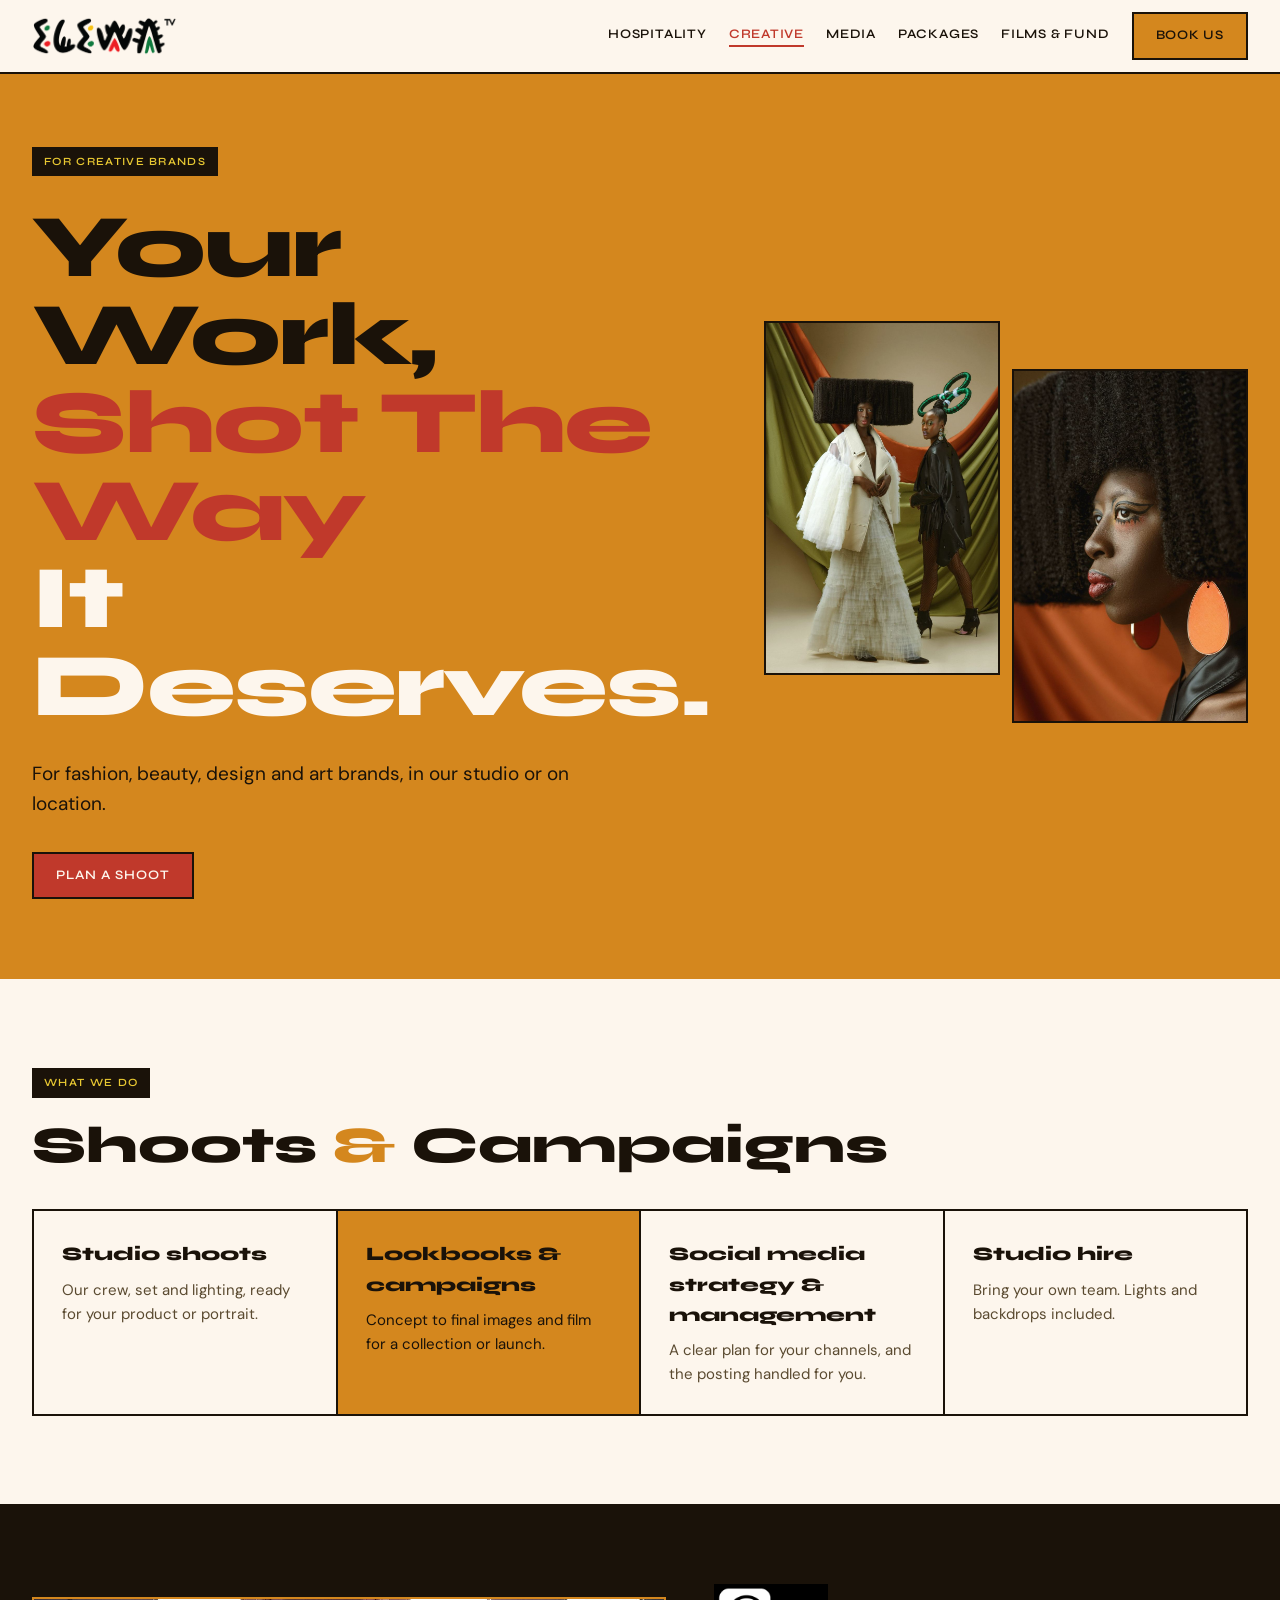
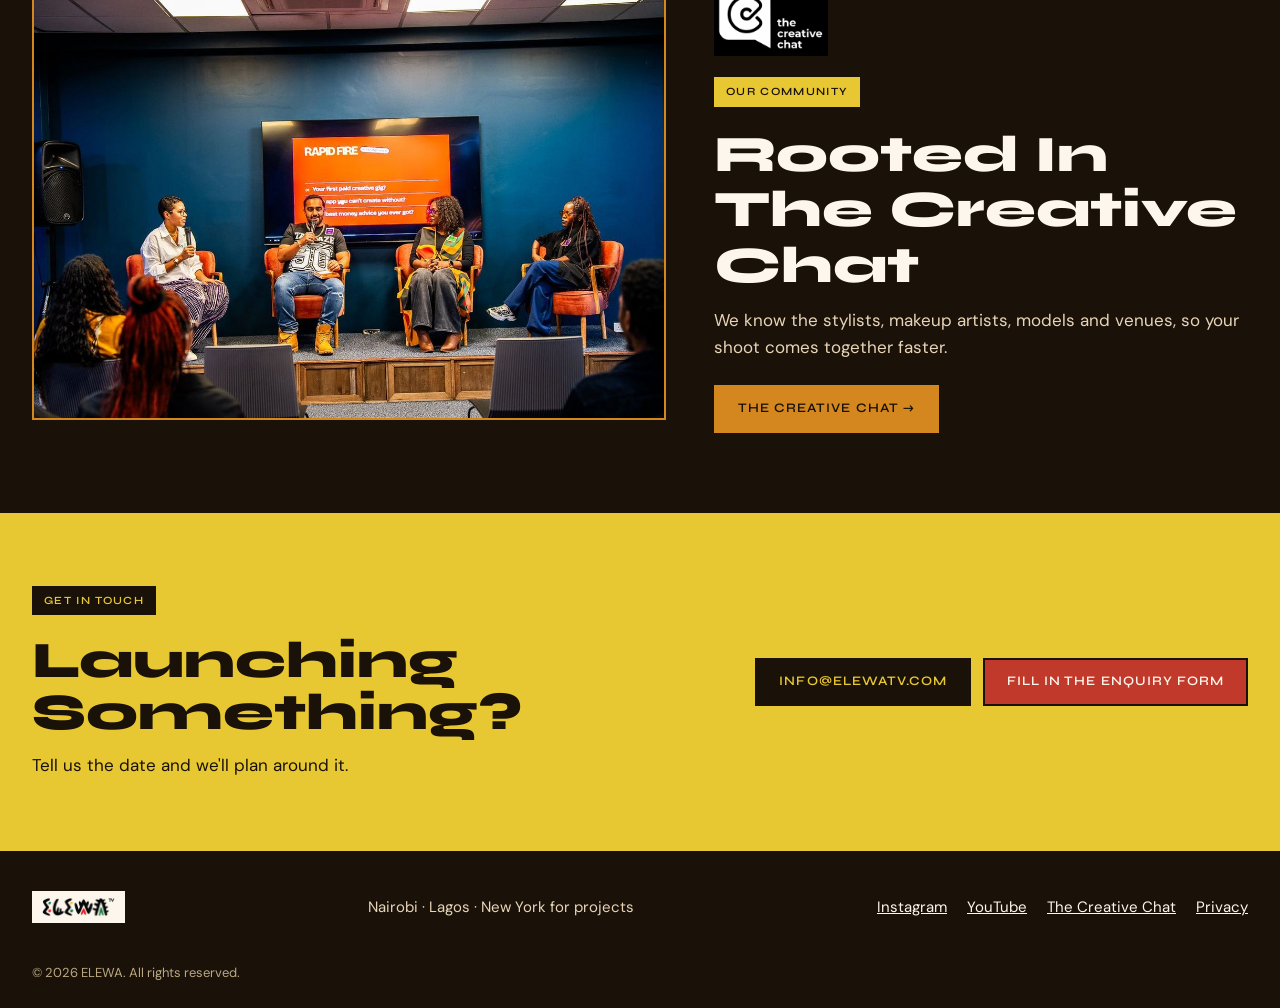
<file: creative.html>
<!DOCTYPE html>
<html lang="en">
<head>
<!-- Google Tag Manager -->
<script>(function(w,d,s,l,i){w[l]=w[l]||[];w[l].push({'gtm.start':
new Date().getTime(),event:'gtm.js'});var f=d.getElementsByTagName(s)[0],
j=d.createElement(s),dl=l!='dataLayer'?'&l='+l:'';j.async=true;j.src=
'https://www.googletagmanager.com/gtm.js?id='+i+dl;f.parentNode.insertBefore(j,f);
})(window,document,'script','GTM-TGDT5X8K');</script>
<!-- End Google Tag Manager -->
<meta charset="UTF-8">
<meta name="viewport" content="width=device-width, initial-scale=1.0">
<title>Creative brands | ELEWA TV</title>
<meta name="description" content="Shoots, lookbooks, campaigns and social media for fashion, beauty, design and art brands. ELEWA TV, Nairobi.">
<link rel="icon" href="images/logo-elewatv.png">
<link rel="preconnect" href="https://fonts.googleapis.com">
<link rel="preconnect" href="https://fonts.gstatic.com" crossorigin>
<link href="https://fonts.googleapis.com/css2?family=Syne:wght@400;600;700;800&family=DM+Sans:ital,wght@0,300;0,400;0,500;1,300;1,400&display=swap" rel="stylesheet">
<link rel="stylesheet" href="styles.css">
</head>
<body>
<!-- Google Tag Manager (noscript) -->
<noscript><iframe src="https://www.googletagmanager.com/ns.html?id=GTM-TGDT5X8K"
height="0" width="0" style="display:none;visibility:hidden"></iframe></noscript>
<!-- End Google Tag Manager (noscript) -->
<header class="site-header">
  <nav class="nav wrap" aria-label="Main">
    <a class="nav-logo" href="index.html"><img src="images/logo-elewatv.png" alt="ELEWA TV"></a>
    <button class="nav-toggle" id="navToggle" aria-label="Menu" aria-expanded="false" aria-controls="navLinks">☰</button>
    <div class="nav-links" id="navLinks">
      <a href="hospitality.html">Hospitality</a>
      <a href="creative.html" class="active" aria-current="page">Creative</a>
      <a href="media.html">Media</a>
      <a href="index.html#packages">Packages</a>
      <a href="index.html#fund">Films &amp; Fund</a>
      <a class="btn btn-amber" href="index.html#contact">Book us</a>
    </div>
  </nav>
</header>
<main>
<section class="hero">
  <div class="hero-inner wrap">
    <div class="hero-text">
      <span class="tag">For creative brands</span>
      <h1><span>Your Work,</span><span class="r">Shot The Way</span><span class="c">It Deserves.</span></h1>
      <p>For fashion, beauty, design and art brands, in our studio or on location.</p>
      <div class="hero-ctas"><a class="btn btn-red" href="index.html#contact">Plan a shoot</a></div>
    </div>
    <div class="hero-media">
      <img src="images/WebRes-AbbyHair-0021.jpg" alt="Two models in an editorial set">
      <img src="images/WebRes-AbbyHair-0289.jpg" alt="Profile portrait with orange earring">
    </div>
  </div>
</section>
<section class="section section-last" aria-labelledby="what-h">
  <div class="wrap">
    <span class="tag">What we do</span>
    <h2 id="what-h" class="h2" style="margin-bottom:36px">Shoots <span class="amp">&amp;</span> Campaigns</h2>
    <div class="tiles">
      <div><h3>Studio shoots</h3><p>Our crew, set and lighting, ready for your product or portrait.</p></div>
      <div class="hl"><h3>Lookbooks &amp; campaigns</h3><p>Concept to final images and film for a collection or launch.</p></div>
      <div><h3>Social media strategy &amp; management</h3><p>A clear plan for your channels, and the posting handled for you.</p></div>
      <div><h3>Studio hire</h3><p>Bring your own team. Lights and backdrops included.</p></div>
    </div>
  </div>
</section>
<section class="band" aria-labelledby="community-h">
  <div class="wrap" style="padding-top:80px;padding-bottom:80px;display:flex;flex-wrap:wrap;gap:48px;align-items:center">
    <img src="images/tcc-panel.jpg" alt="A panel discussion at The Creative Chat" style="flex:1 1 480px;min-width:0;aspect-ratio:3/2;object-fit:cover;border:2px solid var(--primary)">
    <div style="flex:1 1 380px;min-width:0">
      <img src="images/logo-thecreativechat.png" alt="The Creative Chat" style="height:72px;width:auto;margin-bottom:20px">
      <span class="tag tag-yellow">Our community</span>
      <h2 id="community-h" class="h2">Rooted In The Creative Chat</h2>
      <p style="margin:0 0 24px">We know the stylists, makeup artists, models and venues, so your shoot comes together faster.</p>
      <a class="btn btn-amber" style="border-color:var(--primary)" href="https://www.instagram.com/thecreativechat" target="_blank" rel="noopener noreferrer">The Creative Chat →</a>
    </div>
  </div>
</section>
<section id="contact" class="contact" aria-labelledby="contact-h">
  <div class="cta-inner wrap">
    <div style="flex:1 1 520px;min-width:0"><span class="tag">Get in touch</span><h2 id="contact-h" class="h2" style="line-height:1">Launching Something?</h2><p style="margin:0">Tell us the date and we'll plan around it.</p></div>
    <div style="display:flex;flex-wrap:wrap;gap:12px">
      <a class="btn btn-dark" href="mailto:Info@elewatv.com">Info@elewatv.com</a>
      <a class="btn btn-red" href="index.html#contact">Fill in the enquiry form</a>
    </div>
  </div>
</section>
</main>

<footer class="site-footer">
  <div class="footer-inner wrap">
    <img src="images/logo-elewatv.png" alt="ELEWA TV">
    <span>Nairobi · Lagos · New York for projects</span>
    <div class="footer-links">
      <a href="https://www.instagram.com/elewatv" target="_blank" rel="noopener noreferrer">Instagram</a>
      <a href="https://www.youtube.com/@elewatvofficial" target="_blank" rel="noopener noreferrer">YouTube</a>
      <a href="https://www.instagram.com/thecreativechat" target="_blank" rel="noopener noreferrer">The Creative Chat</a>
      <button type="button" data-open-privacy>Privacy</button>
    </div>
  </div>
  <p class="wrap" style="margin:0;padding-bottom:24px;font-size:13px;color:var(--tan)">© 2026 ELEWA. All rights reserved.</p>
</footer>



<div class="privacy-modal" id="privacyModal" role="dialog" aria-modal="true" aria-label="Privacy policy">
  <div class="privacy-box">
    <button class="close" aria-label="Close">×</button>
    <h3>Privacy Policy</h3>
    <h4>Information We Collect</h4>
    <p>We collect information you voluntarily provide when contacting us or submitting an enquiry, including your name, contact details, and project details. We do not sell or share your personal data with third parties.</p>
    <h4>How We Use Your Information</h4>
    <p>Your information is used solely to respond to your enquiry, process bookings, and send relevant updates about ELEWA TV projects and events. You may opt out at any time.</p>
    <h4>Data Storage</h4>
    <p>All data is stored securely. As a company operating in Kenya, Nigeria and the United States, we comply with applicable data protection laws, including Kenya's Data Protection Act 2019.</p>
    <h4>Cookies</h4>
    <p>This site may use cookies to improve your browsing experience. No personally identifiable information is stored in cookies.</p>
    <h4>Contact</h4>
    <p>For privacy questions, email Info@elewatv.com or message us on Instagram @elewatv.</p>
  </div>
</div>

<script src="main.js"></script>
</body>
</html>
</file>
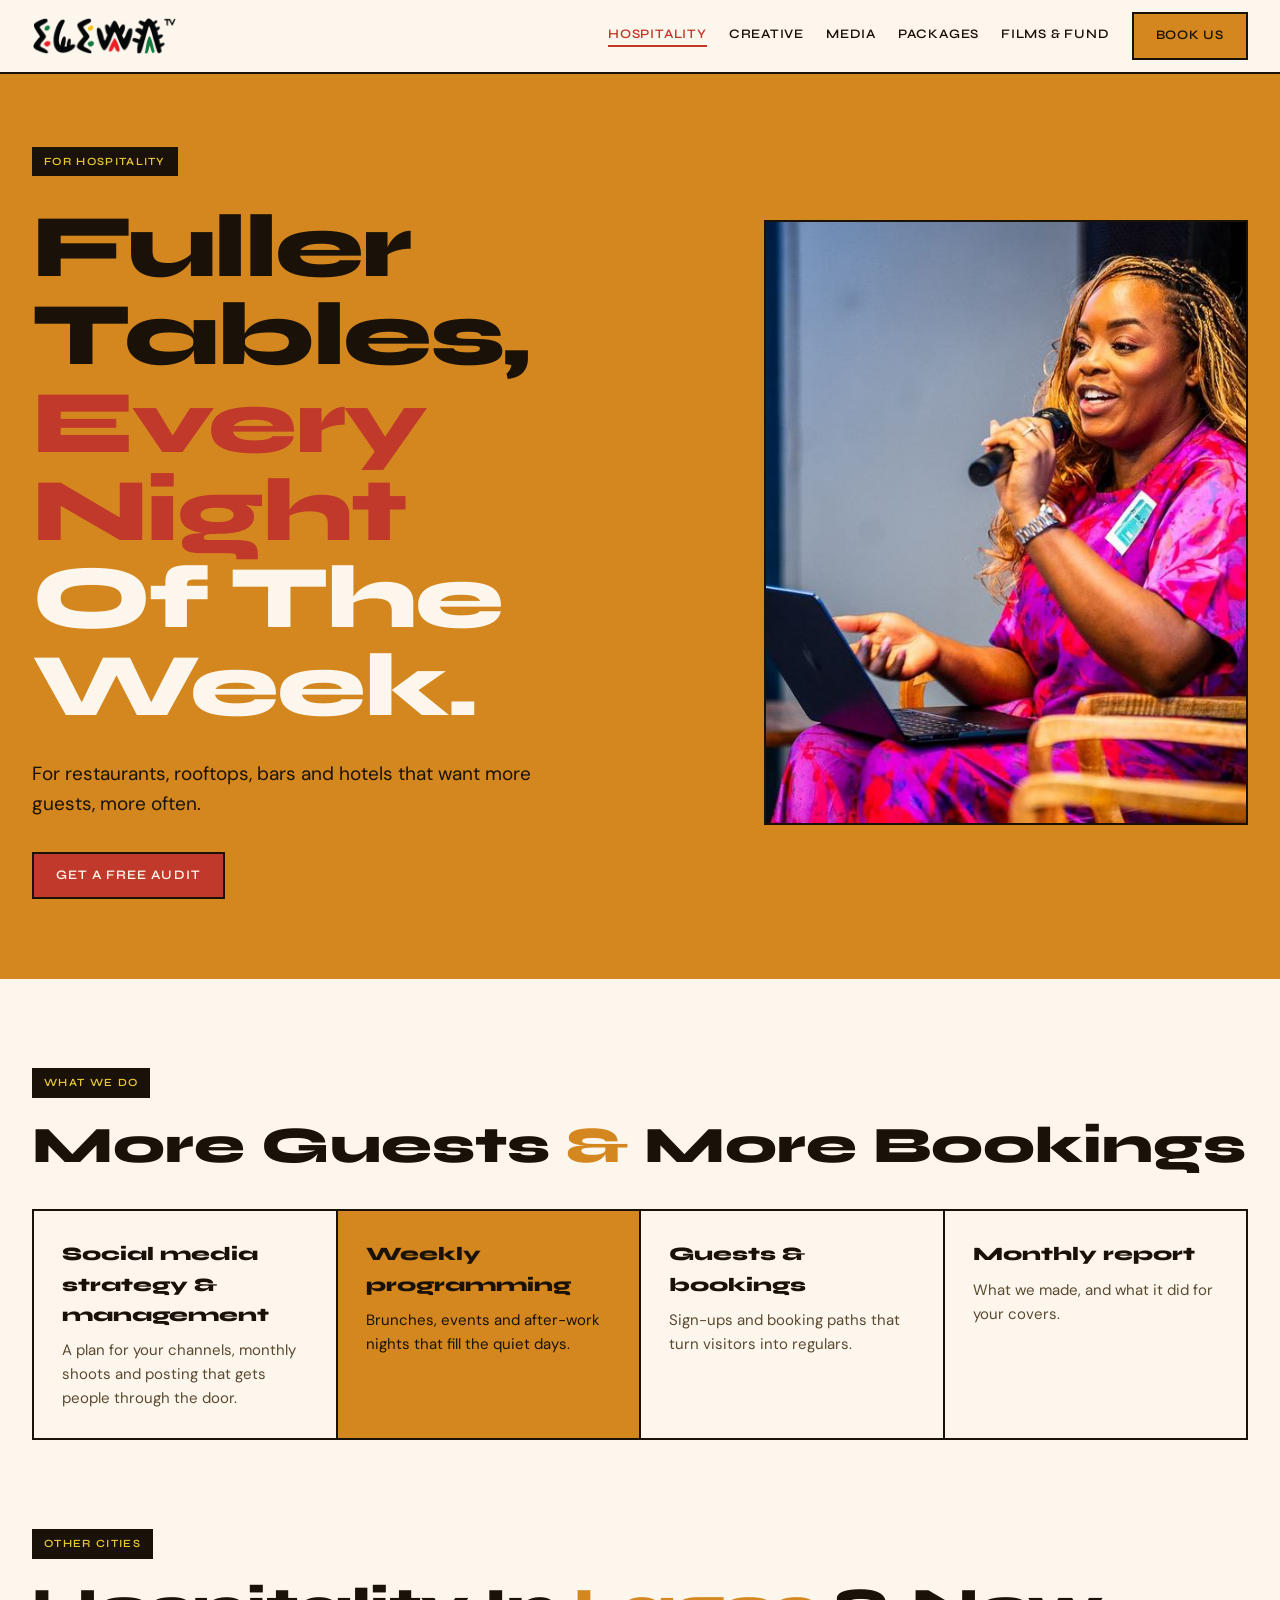
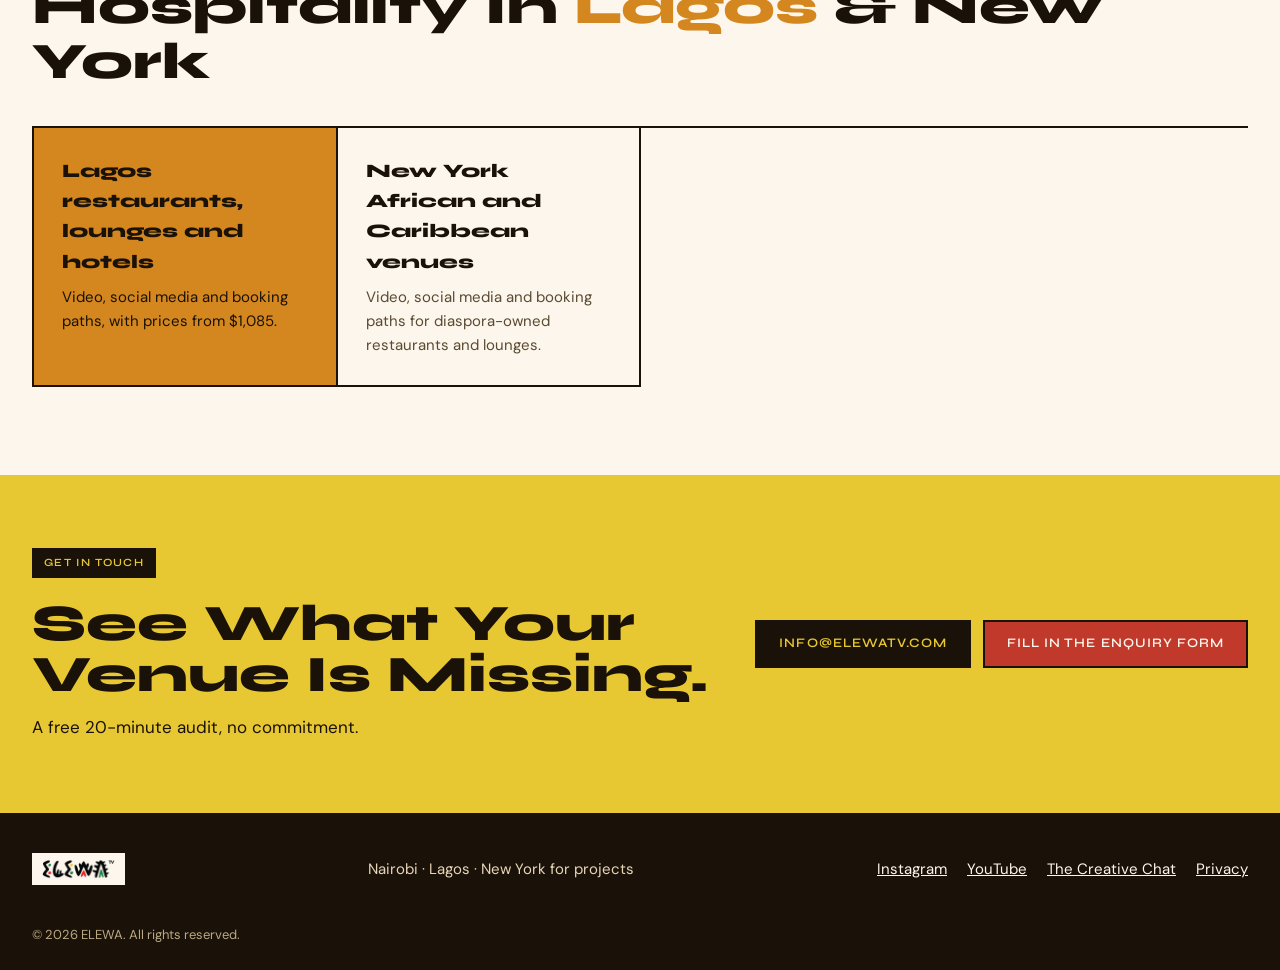
<file: hospitality.html>
<!DOCTYPE html>
<html lang="en">
<head>
<!-- Google Tag Manager -->
<script>(function(w,d,s,l,i){w[l]=w[l]||[];w[l].push({'gtm.start':
new Date().getTime(),event:'gtm.js'});var f=d.getElementsByTagName(s)[0],
j=d.createElement(s),dl=l!='dataLayer'?'&l='+l:'';j.async=true;j.src=
'https://www.googletagmanager.com/gtm.js?id='+i+dl;f.parentNode.insertBefore(j,f);
})(window,document,'script','GTM-TGDT5X8K');</script>
<!-- End Google Tag Manager -->
<meta charset="UTF-8">
<meta name="viewport" content="width=device-width, initial-scale=1.0">
<title>Hospitality | ELEWA TV</title>
<meta name="description" content="Social media, content and guest data for restaurants, rooftops, bars and hotels in Kenya. ELEWA TV, Nairobi.">
<link rel="icon" href="images/logo-elewatv.png">
<link rel="preconnect" href="https://fonts.googleapis.com">
<link rel="preconnect" href="https://fonts.gstatic.com" crossorigin>
<link href="https://fonts.googleapis.com/css2?family=Syne:wght@400;600;700;800&family=DM+Sans:ital,wght@0,300;0,400;0,500;1,300;1,400&display=swap" rel="stylesheet">
<link rel="stylesheet" href="styles.css">
</head>
<body>
<!-- Google Tag Manager (noscript) -->
<noscript><iframe src="https://www.googletagmanager.com/ns.html?id=GTM-TGDT5X8K"
height="0" width="0" style="display:none;visibility:hidden"></iframe></noscript>
<!-- End Google Tag Manager (noscript) -->
<header class="site-header">
  <nav class="nav wrap" aria-label="Main">
    <a class="nav-logo" href="index.html"><img src="images/logo-elewatv.png" alt="ELEWA TV"></a>
    <button class="nav-toggle" id="navToggle" aria-label="Menu" aria-expanded="false" aria-controls="navLinks">☰</button>
    <div class="nav-links" id="navLinks">
      <a href="hospitality.html" class="active" aria-current="page">Hospitality</a>
      <a href="creative.html">Creative</a>
      <a href="media.html">Media</a>
      <a href="index.html#packages">Packages</a>
      <a href="index.html#fund">Films &amp; Fund</a>
      <a class="btn btn-amber" href="index.html#contact">Book us</a>
    </div>
  </nav>
</header>
<main>
<section class="hero">
  <div class="hero-inner wrap">
    <div class="hero-text">
      <span class="tag">For hospitality</span>
      <h1><span>Fuller Tables,</span><span class="r">Every Night</span><span class="c">Of The Week.</span></h1>
      <p>For restaurants, rooftops, bars and hotels that want more guests, more often.</p>
      <div class="hero-ctas"><a class="btn btn-red" href="index.html#contact">Get a free audit</a></div>
    </div>
    <div class="hero-single"><img src="images/tcc-speaker.jpg" alt="A speaker at a Creative Chat event" style="width:100%;aspect-ratio:4/5;object-fit:cover;border:2px solid var(--ink)"></div>
  </div>
</section>
<section class="section" aria-labelledby="what-h">
  <div class="wrap">
    <span class="tag">What we do</span>
    <h2 id="what-h" class="h2" style="margin-bottom:36px">More Guests <span class="amp">&amp;</span> More Bookings</h2>
    <div class="tiles">
      <div><h3>Social media strategy &amp; management</h3><p>A plan for your channels, monthly shoots and posting that gets people through the door.</p></div>
      <div class="hl"><h3>Weekly programming</h3><p>Brunches, events and after-work nights that fill the quiet days.</p></div>
      <div><h3>Guests &amp; bookings</h3><p>Sign-ups and booking paths that turn visitors into regulars.</p></div>
      <div><h3>Monthly report</h3><p>What we made, and what it did for your covers.</p></div>
    </div>
  </div>
</section>
<section class="section section-last" aria-labelledby="cities-h">
  <div class="wrap">
    <span class="tag">Other cities</span>
    <h2 id="cities-h" class="h2" style="margin-bottom:36px">Hospitality In <span class="amp">Lagos</span> &amp; New York</h2>
    <div class="tiles">
      <div class="hl"><a href="lagos-hospitality.html"><h3>Lagos restaurants, lounges and hotels</h3><p>Video, social media and booking paths, with prices from $1,085.</p></a></div>
      <div><a href="new-york-hospitality.html"><h3>New York African and Caribbean venues</h3><p>Video, social media and booking paths for diaspora-owned restaurants and lounges.</p></a></div>
    </div>
  </div>
</section>
<section id="contact" class="contact" aria-labelledby="contact-h">
  <div class="cta-inner wrap">
    <div style="flex:1 1 520px;min-width:0"><span class="tag">Get in touch</span><h2 id="contact-h" class="h2" style="line-height:1">See What Your Venue Is Missing.</h2><p style="margin:0">A free 20-minute audit, no commitment.</p></div>
    <div style="display:flex;flex-wrap:wrap;gap:12px">
      <a class="btn btn-dark" href="mailto:Info@elewatv.com">Info@elewatv.com</a>
      <a class="btn btn-red" href="index.html#contact">Fill in the enquiry form</a>
    </div>
  </div>
</section>
</main>

<footer class="site-footer">
  <div class="footer-inner wrap">
    <img src="images/logo-elewatv.png" alt="ELEWA TV">
    <span>Nairobi · Lagos · New York for projects</span>
    <div class="footer-links">
      <a href="https://www.instagram.com/elewatv" target="_blank" rel="noopener noreferrer">Instagram</a>
      <a href="https://www.youtube.com/@elewatvofficial" target="_blank" rel="noopener noreferrer">YouTube</a>
      <a href="https://www.instagram.com/thecreativechat" target="_blank" rel="noopener noreferrer">The Creative Chat</a>
      <button type="button" data-open-privacy>Privacy</button>
    </div>
  </div>
  <p class="wrap" style="margin:0;padding-bottom:24px;font-size:13px;color:var(--tan)">© 2026 ELEWA. All rights reserved.</p>
</footer>



<div class="privacy-modal" id="privacyModal" role="dialog" aria-modal="true" aria-label="Privacy policy">
  <div class="privacy-box">
    <button class="close" aria-label="Close">×</button>
    <h3>Privacy Policy</h3>
    <h4>Information We Collect</h4>
    <p>We collect information you voluntarily provide when contacting us or submitting an enquiry, including your name, contact details, and project details. We do not sell or share your personal data with third parties.</p>
    <h4>How We Use Your Information</h4>
    <p>Your information is used solely to respond to your enquiry, process bookings, and send relevant updates about ELEWA TV projects and events. You may opt out at any time.</p>
    <h4>Data Storage</h4>
    <p>All data is stored securely. As a company operating in Kenya, Nigeria and the United States, we comply with applicable data protection laws, including Kenya's Data Protection Act 2019.</p>
    <h4>Cookies</h4>
    <p>This site may use cookies to improve your browsing experience. No personally identifiable information is stored in cookies.</p>
    <h4>Contact</h4>
    <p>For privacy questions, email Info@elewatv.com or message us on Instagram @elewatv.</p>
  </div>
</div>

<script src="main.js"></script>
</body>
</html>
</file>
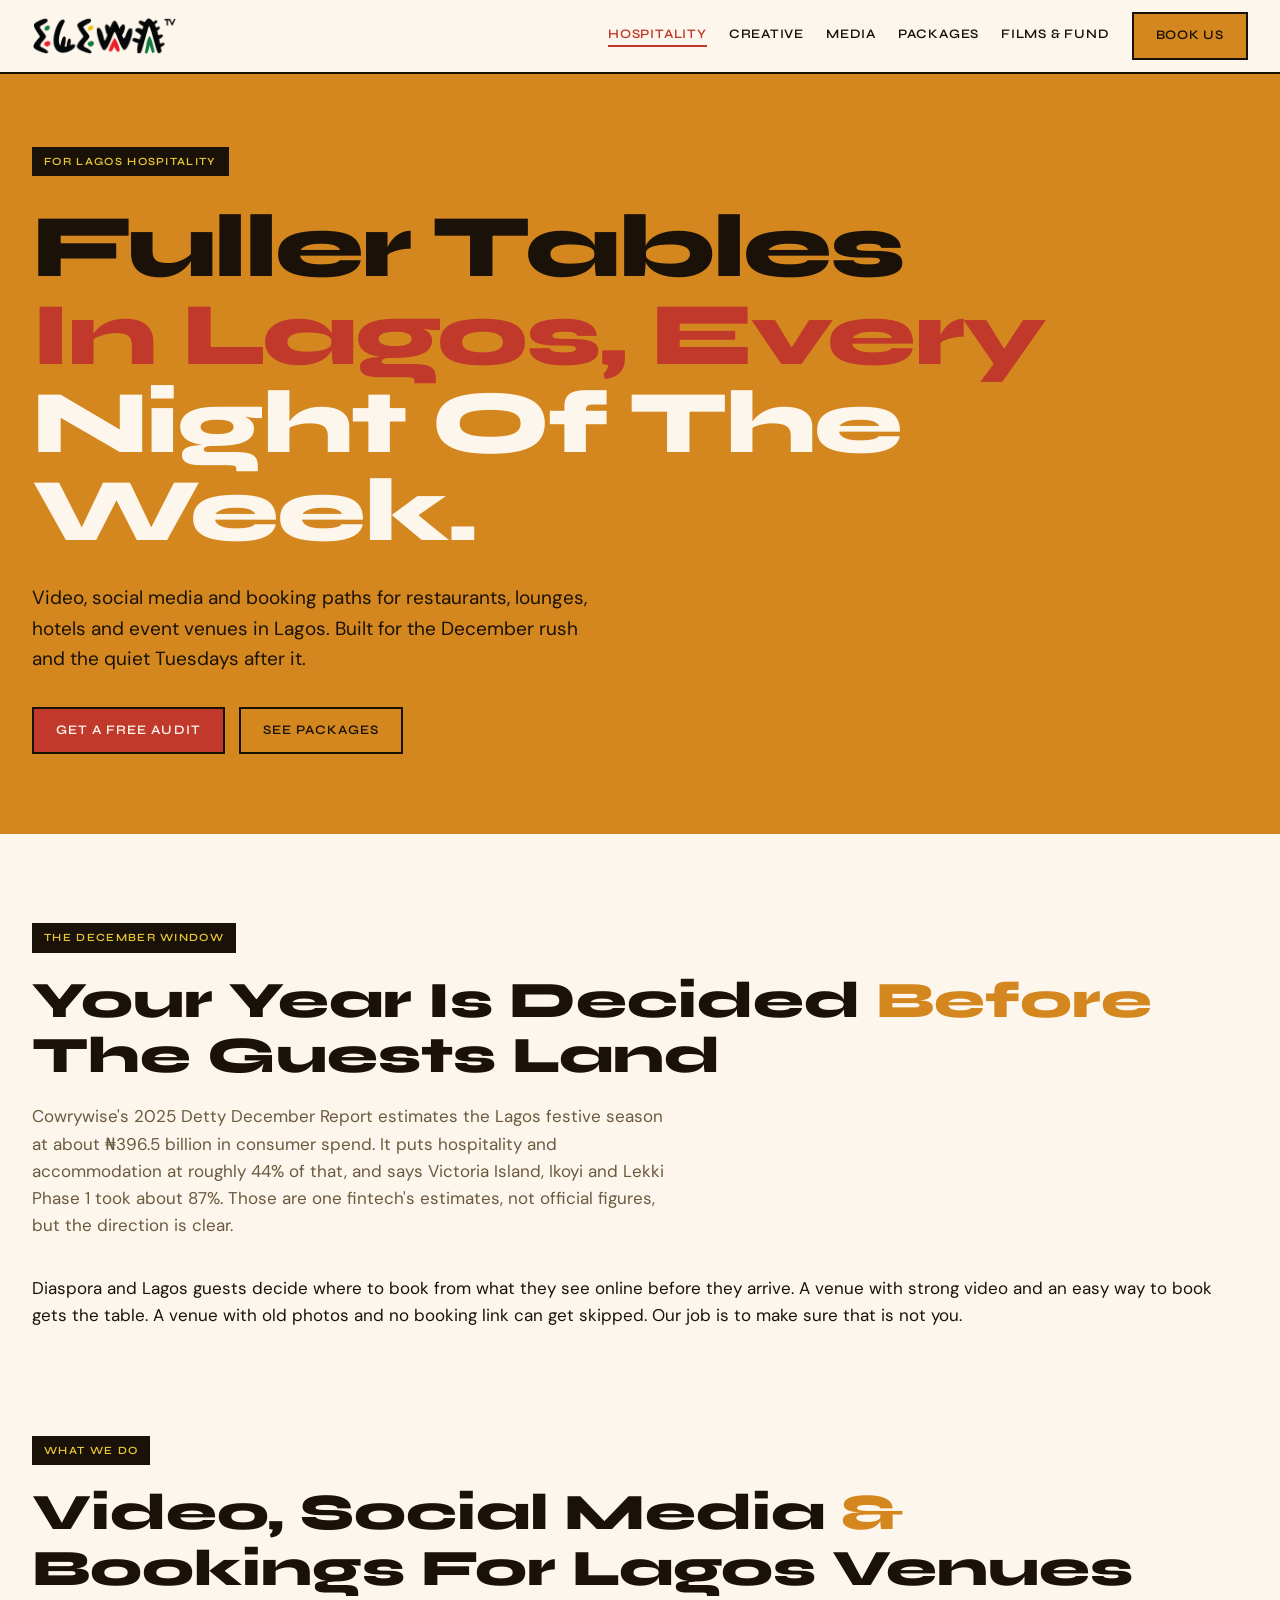
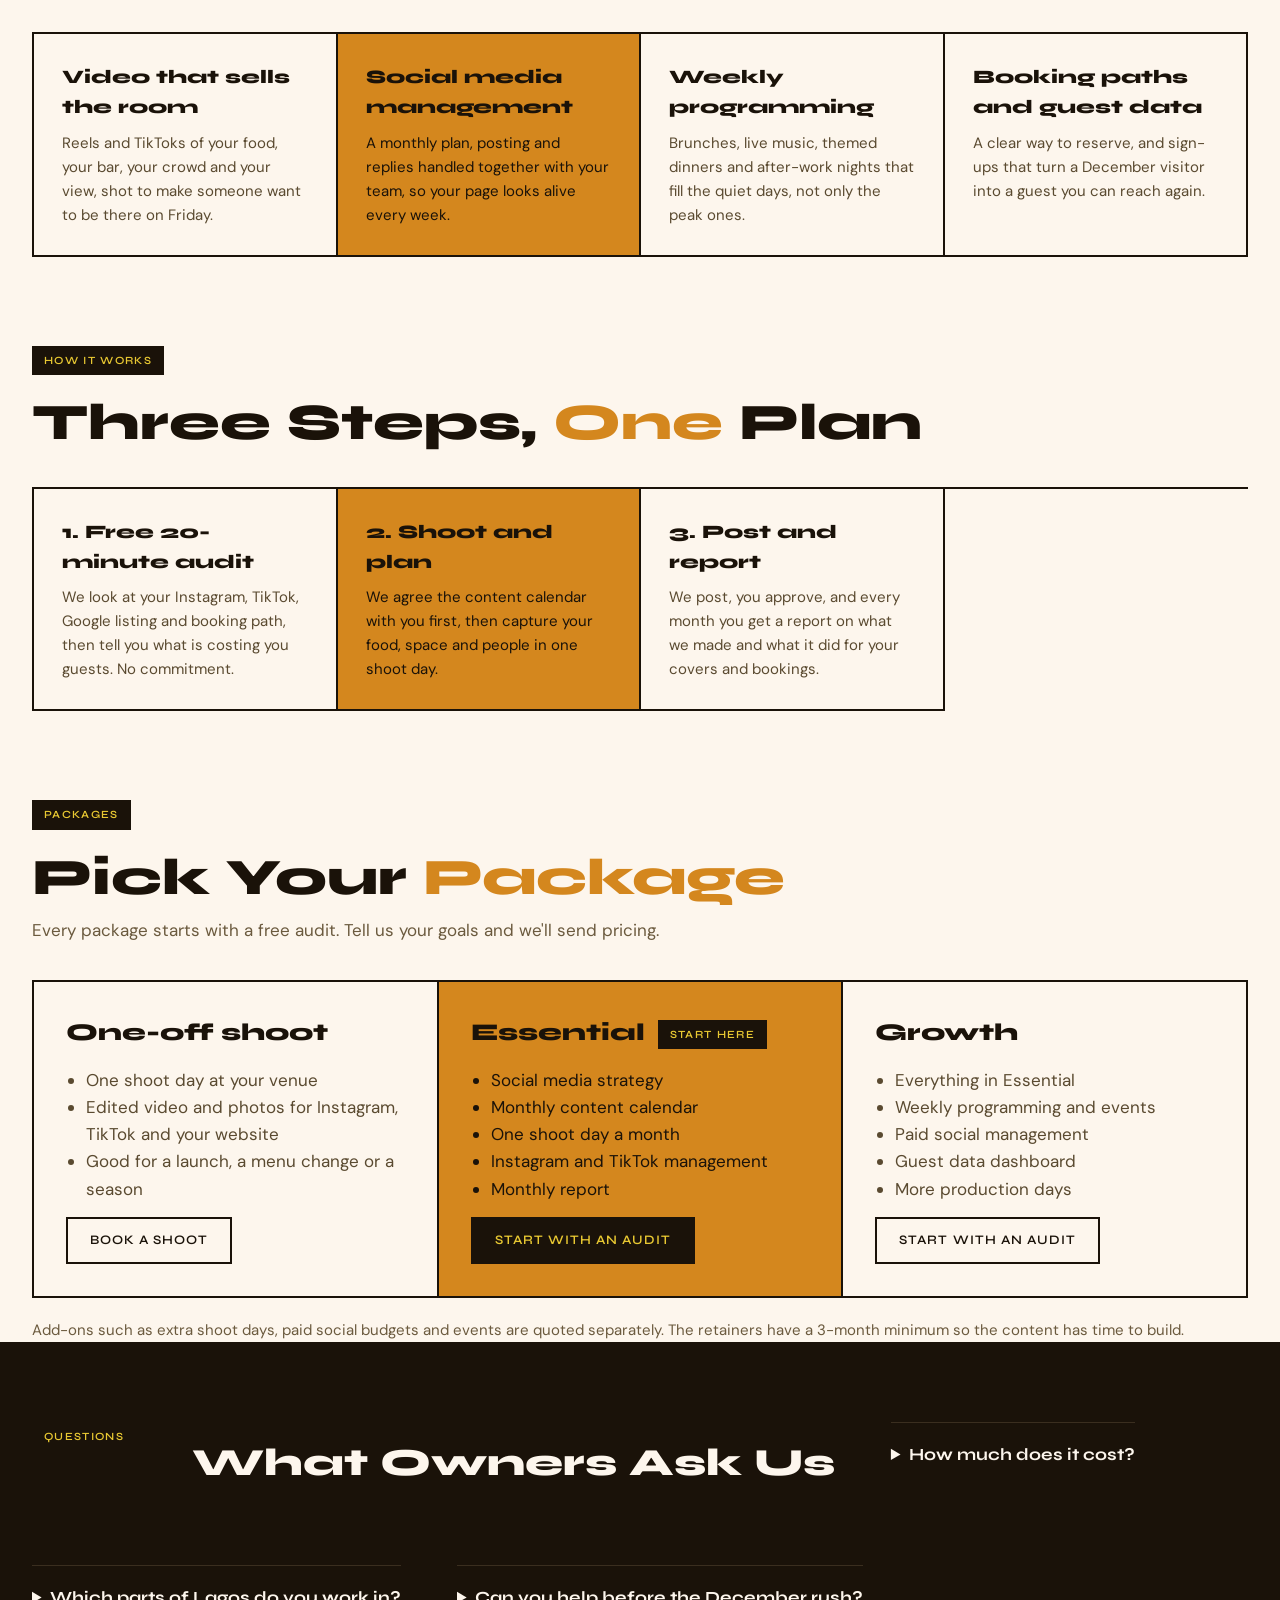
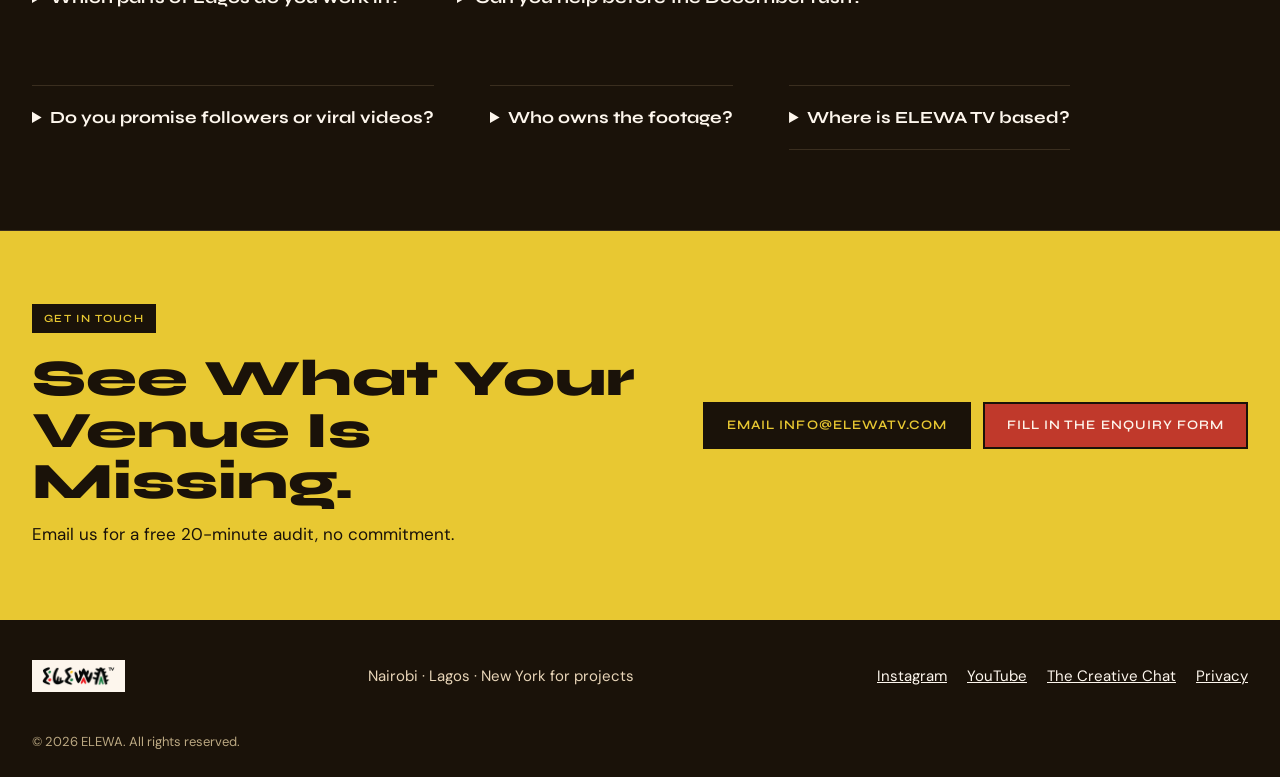
<file: lagos-hospitality.html>
<!DOCTYPE html>
<html lang="en">
<head>
<!-- Google Tag Manager -->
<script>(function(w,d,s,l,i){w[l]=w[l]||[];w[l].push({'gtm.start':
new Date().getTime(),event:'gtm.js'});var f=d.getElementsByTagName(s)[0],
j=d.createElement(s),dl=l!='dataLayer'?'&l='+l:'';j.async=true;j.src=
'https://www.googletagmanager.com/gtm.js?id='+i+dl;f.parentNode.insertBefore(j,f);
})(window,document,'script','GTM-TGDT5X8K');</script>
<!-- End Google Tag Manager -->
<meta charset="UTF-8">
<meta name="viewport" content="width=device-width, initial-scale=1.0">
<title>Restaurant &amp; Hotel Content Agency in Lagos | ELEWA TV</title>
<meta name="description" content="Video, social media and booking paths for Lagos restaurants, lounges, hotels and event venues. Free audit. ELEWA TV.">
<meta property="og:type" content="website">
<meta property="og:title" content="Restaurant &amp; Hotel Content Agency in Lagos | ELEWA TV">
<meta property="og:description" content="Video, social media and booking paths for Lagos restaurants, lounges, hotels and event venues. Free audit. ELEWA TV.">
<meta property="og:url" content="https://elewatv.com/lagos-hospitality.html">
<meta name="twitter:card" content="summary">
<link rel="canonical" href="https://elewatv.com/lagos-hospitality.html">
<link rel="icon" href="images/logo-elewatv.png">
<link rel="preconnect" href="https://fonts.googleapis.com">
<link rel="preconnect" href="https://fonts.gstatic.com" crossorigin>
<link href="https://fonts.googleapis.com/css2?family=Syne:wght@400;600;700;800&family=DM+Sans:ital,wght@0,300;0,400;0,500;1,300;1,400&display=swap" rel="stylesheet">
<link rel="stylesheet" href="styles.css">
</head>
<body>
<!-- Google Tag Manager (noscript) -->
<noscript><iframe src="https://www.googletagmanager.com/ns.html?id=GTM-TGDT5X8K"
height="0" width="0" style="display:none;visibility:hidden"></iframe></noscript>
<!-- End Google Tag Manager (noscript) -->
<header class="site-header">
  <nav class="nav wrap" aria-label="Main">
    <a class="nav-logo" href="index.html"><img src="images/logo-elewatv.png" alt="ELEWA TV"></a>
    <button class="nav-toggle" id="navToggle" aria-label="Menu" aria-expanded="false" aria-controls="navLinks">☰</button>
    <div class="nav-links" id="navLinks">
      <a href="hospitality.html" class="active" aria-current="page">Hospitality</a>
      <a href="creative.html">Creative</a>
      <a href="media.html">Media</a>
      <a href="index.html#packages">Packages</a>
      <a href="index.html#fund">Films &amp; Fund</a>
      <a class="btn btn-amber" href="index.html#contact">Book us</a>
    </div>
  </nav>
</header>
<main>
<section class="hero">
  <div class="hero-inner wrap">
    <div class="hero-text">
      <span class="tag">For Lagos hospitality</span>
      <h1><span>Fuller Tables</span> <span class="r">In Lagos, Every</span> <span class="c">Night Of The Week.</span></h1>
      <p>Video, social media and booking paths for restaurants, lounges, hotels and event venues in Lagos. Built for the December rush and the quiet Tuesdays after it.</p>
      <div class="hero-ctas"><a class="btn btn-red" href="#contact">Get a free audit</a><a class="btn btn-ghost" href="#packages">See packages</a></div>
    </div>
  </div>
</section>
<section class="section" aria-labelledby="dec-h">
  <div class="wrap">
    <span class="tag">The December window</span>
    <h2 id="dec-h" class="h2" style="margin-bottom:20px">Your Year Is Decided <span class="amp">Before</span> The Guests Land</h2>
    <p class="lead">Cowrywise's 2025 Detty December Report estimates the Lagos festive season at about ₦396.5 billion in consumer spend. It puts hospitality and accommodation at roughly 44% of that, and says Victoria Island, Ikoyi and Lekki Phase 1 took about 87%. Those are one fintech's estimates, not official figures, but the direction is clear.</p>
    <p>Diaspora and Lagos guests decide where to book from what they see online before they arrive. A venue with strong video and an easy way to book gets the table. A venue with old photos and no booking link can get skipped. Our job is to make sure that is not you.</p>
  </div>
</section>
<section class="section" aria-labelledby="what-h">
  <div class="wrap">
    <span class="tag">What we do</span>
    <h2 id="what-h" class="h2" style="margin-bottom:36px">Video, Social Media <span class="amp">&amp;</span> Bookings For Lagos Venues</h2>
    <div class="tiles">
      <div><h3>Video that sells the room</h3><p>Reels and TikToks of your food, your bar, your crowd and your view, shot to make someone want to be there on Friday.</p></div>
      <div class="hl"><h3>Social media management</h3><p>A monthly plan, posting and replies handled together with your team, so your page looks alive every week.</p></div>
      <div><h3>Weekly programming</h3><p>Brunches, live music, themed dinners and after-work nights that fill the quiet days, not only the peak ones.</p></div>
      <div><h3>Booking paths and guest data</h3><p>A clear way to reserve, and sign-ups that turn a December visitor into a guest you can reach again.</p></div>
    </div>
  </div>
</section>
<section class="section" aria-labelledby="how-h">
  <div class="wrap">
    <span class="tag">How it works</span>
    <h2 id="how-h" class="h2" style="margin-bottom:36px">Three Steps, <span class="amp">One</span> Plan</h2>
    <div class="tiles">
      <div><h3>1. Free 20-minute audit</h3><p>We look at your Instagram, TikTok, Google listing and booking path, then tell you what is costing you guests. No commitment.</p></div>
      <div class="hl"><h3>2. Shoot and plan</h3><p>We agree the content calendar with you first, then capture your food, space and people in one shoot day.</p></div>
      <div><h3>3. Post and report</h3><p>We post, you approve, and every month you get a report on what we made and what it did for your covers and bookings.</p></div>
    </div>
  </div>
</section>
<section class="section" id="packages" aria-labelledby="pk-h">
  <div class="wrap">
    <span class="tag">Packages</span>
    <h2 id="pk-h" class="h2" style="margin-bottom:12px">Pick Your <span class="amp">Package</span></h2>
    <p class="lead" style="margin-bottom:36px">Every package starts with a free audit. Tell us your goals and we'll send pricing.</p>
    <div class="packages">
      <div class="package"><h3>One-off shoot</h3><ul><li>One shoot day at your venue</li><li>Edited video and photos for Instagram, TikTok and your website</li><li>Good for a launch, a menu change or a season</li></ul><a class="btn btn-ghost" href="#contact">Book a shoot</a></div>
      <div class="package hl"><h3>Essential <span class="tag" style="vertical-align:middle;margin-left:6px">Start here</span></h3><ul><li>Social media strategy</li><li>Monthly content calendar</li><li>One shoot day a month</li><li>Instagram and TikTok management</li><li>Monthly report</li></ul><a class="btn btn-dark" href="#contact">Start with an audit</a></div>
      <div class="package"><h3>Growth</h3><ul><li>Everything in Essential</li><li>Weekly programming and events</li><li>Paid social management</li><li>Guest data dashboard</li><li>More production days</li></ul><a class="btn btn-ghost" href="#contact">Start with an audit</a></div>
    </div>
    <p class="small-note">Add-ons such as extra shoot days, paid social budgets and events are quoted separately. The retainers have a 3-month minimum so the content has time to build.</p>
  </div>
</section>
<section class="faq-band" aria-label="Frequently asked questions">
  <div class="faq-inner wrap">
    <span class="tag">Questions</span>
    <h2 class="h2" style="margin-bottom:24px">What Owners Ask Us</h2>
    <details><summary>How much does it cost?</summary><p>It depends on what you need. Every package starts with a free audit, and we send pricing once we understand your goals. Use the enquiry form or email Info@elewatv.com.</p></details>
    <details><summary>Which parts of Lagos do you work in?</summary><p>Restaurants, lounges, hotels and event venues across Lagos, including Victoria Island, Ikoyi, Lekki and the Mainland.</p></details>
    <details><summary>Can you help before the December rush?</summary><p>Start with the free audit and we will tell you what is realistic for your dates. We book shoot days in order, so the earlier you ask, the more of the season we can cover.</p></details>
    <details><summary>Do you promise followers or viral videos?</summary><p>No. We do not sell follower numbers. We report on what matters to you: enquiries, bookings and covers.</p></details>
    <details><summary>Who owns the footage?</summary><p>You do. Everything we shoot for you belongs to you.</p></details>
    <details><summary>Where is ELEWA TV based?</summary><p>We are based in Nairobi and Lagos and take on projects in New York and across the diaspora.</p></details>
  </div>
</section>
<section id="contact" class="contact" aria-labelledby="contact-h">
  <div class="cta-inner wrap">
    <div style="flex:1 1 520px;min-width:0"><span class="tag">Get in touch</span><h2 id="contact-h" class="h2" style="line-height:1">See What Your Venue Is Missing.</h2><p style="margin:0">Email us for a free 20-minute audit, no commitment.</p></div>
    <div style="display:flex;flex-wrap:wrap;gap:12px">
      <a class="btn btn-dark" href="mailto:Info@elewatv.com?subject=Lagos%20hospitality%20audit">Email Info@elewatv.com</a>
      <a class="btn btn-red" href="index.html#contact">Fill in the enquiry form</a>
    </div>
  </div>
</section>
</main>

<footer class="site-footer">
  <div class="footer-inner wrap">
    <img src="images/logo-elewatv.png" alt="ELEWA TV">
    <span>Nairobi · Lagos · New York for projects</span>
    <div class="footer-links">
      <a href="https://www.instagram.com/elewatv" target="_blank" rel="noopener noreferrer">Instagram</a>
      <a href="https://www.youtube.com/@elewatvofficial" target="_blank" rel="noopener noreferrer">YouTube</a>
      <a href="https://www.instagram.com/thecreativechat" target="_blank" rel="noopener noreferrer">The Creative Chat</a>
      <button type="button" data-open-privacy>Privacy</button>
    </div>
  </div>
  <p class="wrap" style="margin:0;padding-bottom:24px;font-size:13px;color:var(--tan)">© 2026 ELEWA. All rights reserved.</p>
</footer>

<div class="privacy-modal" id="privacyModal" role="dialog" aria-modal="true" aria-label="Privacy policy">
  <div class="privacy-box">
    <button class="close" aria-label="Close">×</button>
    <h3>Privacy Policy</h3>
    <h4>Information We Collect</h4>
    <p>We collect information you voluntarily provide when contacting us or submitting an enquiry, including your name, contact details, and project details. We do not sell or share your personal data with third parties.</p>
    <h4>How We Use Your Information</h4>
    <p>Your information is used solely to respond to your enquiry, process bookings, and send relevant updates about ELEWA TV projects and events. You may opt out at any time.</p>
    <h4>Data Storage</h4>
    <p>All data is stored securely. As a company operating in Kenya, Nigeria and the United States, we comply with applicable data protection laws, including Kenya's Data Protection Act 2019.</p>
    <h4>Cookies</h4>
    <p>This site may use cookies to improve your browsing experience. No personally identifiable information is stored in cookies.</p>
    <h4>Contact</h4>
    <p>For privacy questions, email Info@elewatv.com or message us on Instagram @elewatv.</p>
  </div>
</div>

<script src="main.js"></script>
</body>
</html>
</file>
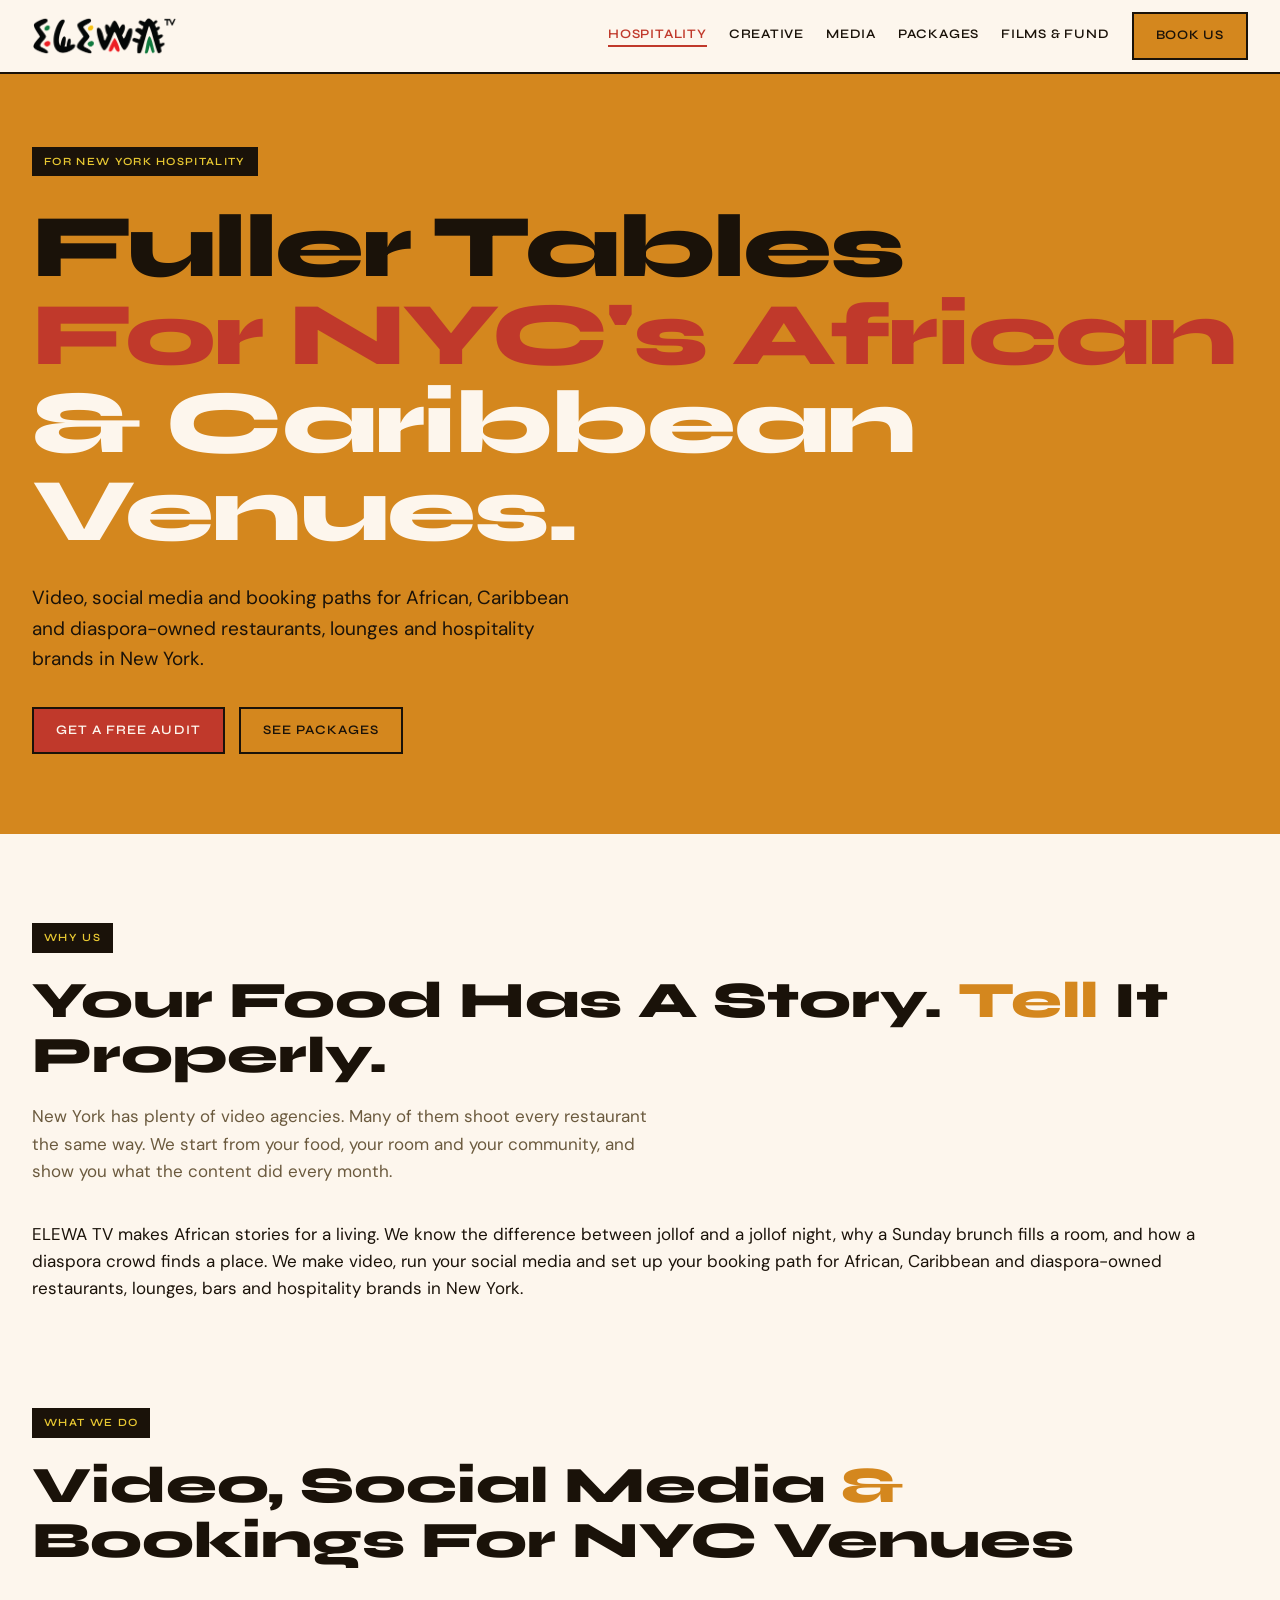
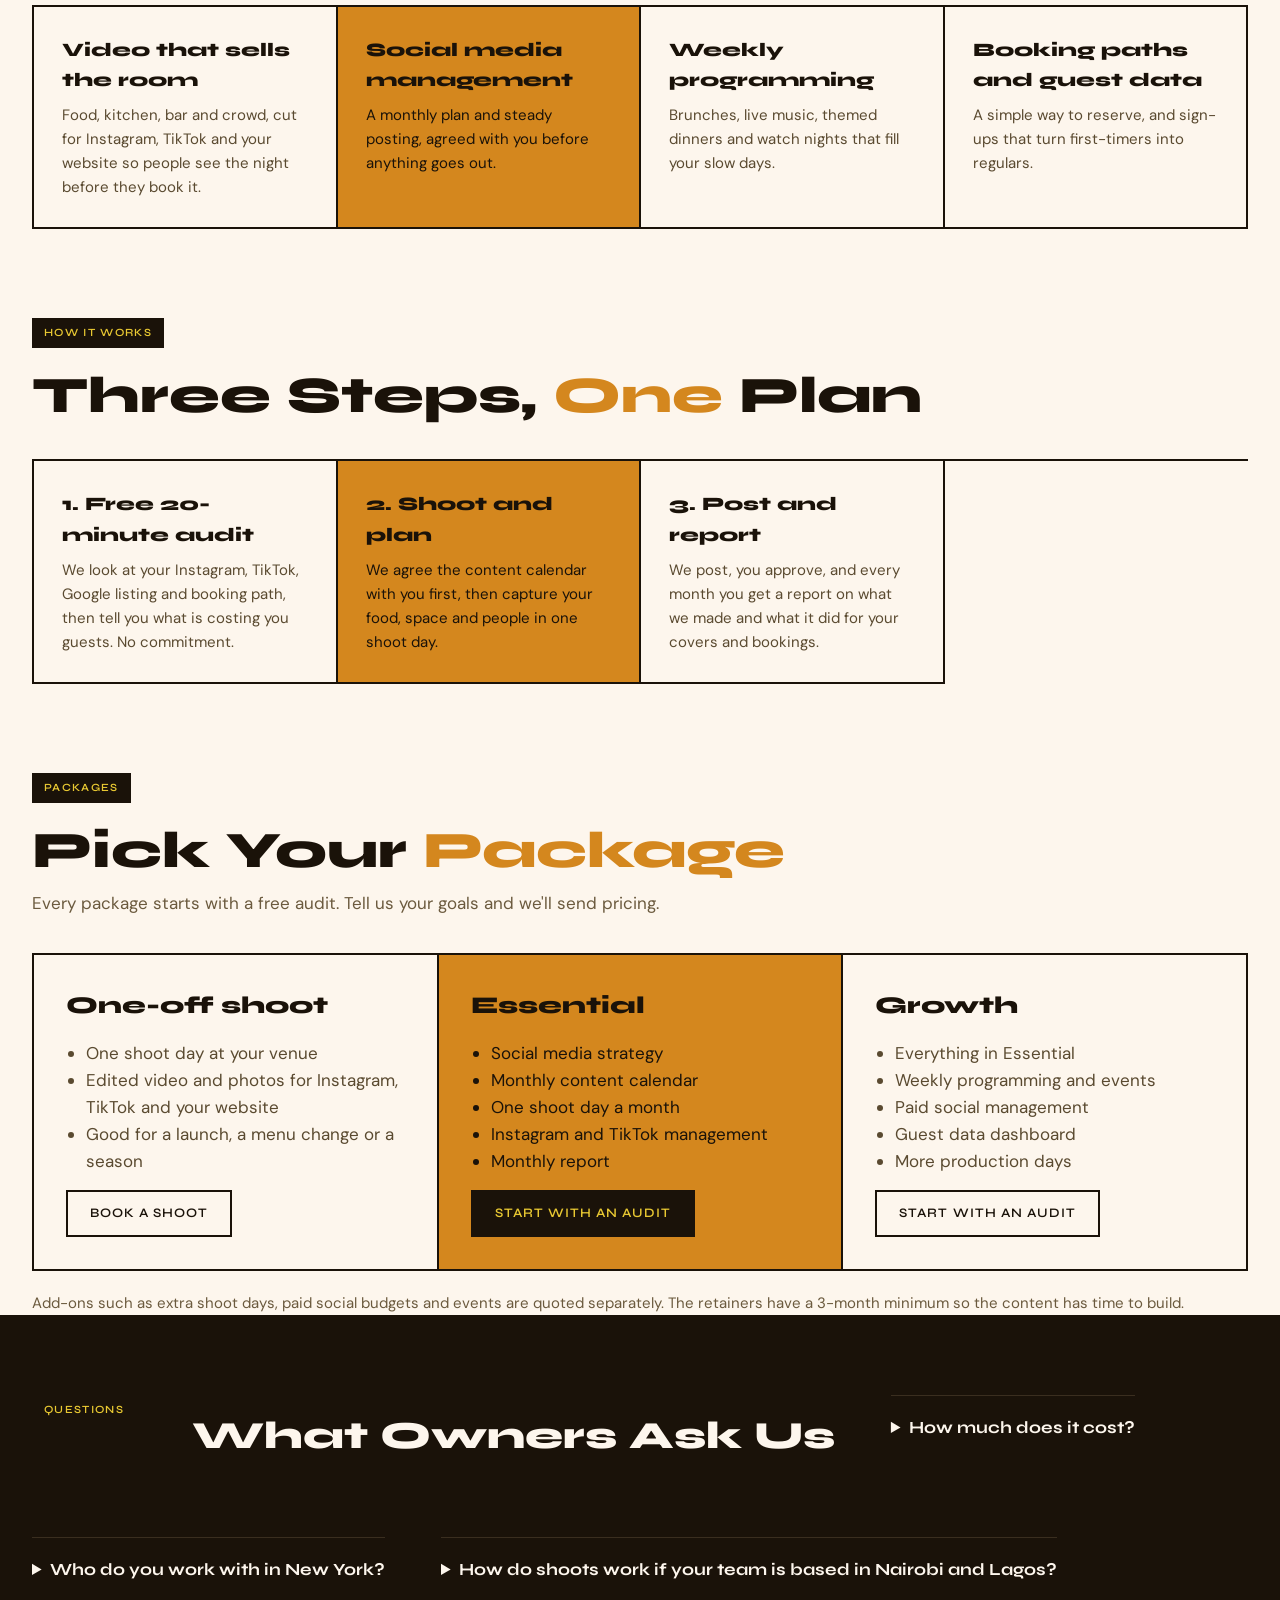
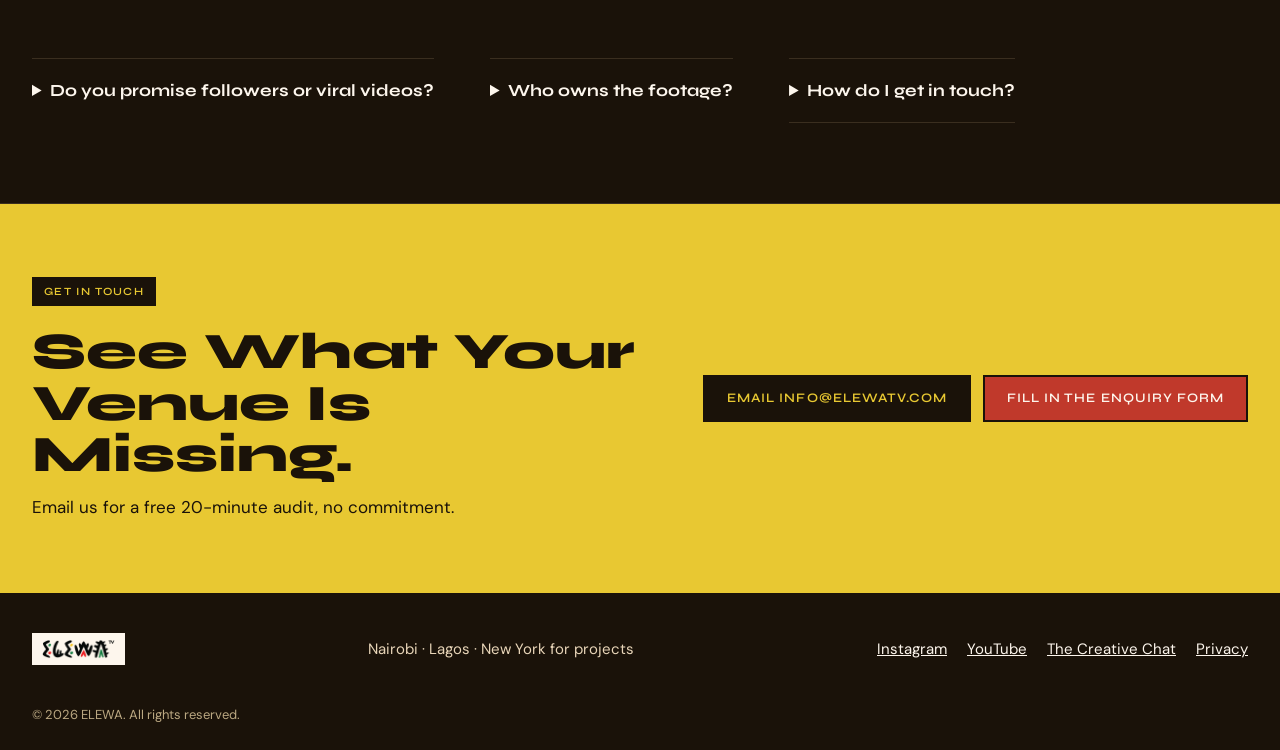
<file: new-york-hospitality.html>
<!DOCTYPE html>
<html lang="en">
<head>
<!-- Google Tag Manager -->
<script>(function(w,d,s,l,i){w[l]=w[l]||[];w[l].push({'gtm.start':
new Date().getTime(),event:'gtm.js'});var f=d.getElementsByTagName(s)[0],
j=d.createElement(s),dl=l!='dataLayer'?'&l='+l:'';j.async=true;j.src=
'https://www.googletagmanager.com/gtm.js?id='+i+dl;f.parentNode.insertBefore(j,f);
})(window,document,'script','GTM-TGDT5X8K');</script>
<!-- End Google Tag Manager -->
<meta charset="UTF-8">
<meta name="viewport" content="width=device-width, initial-scale=1.0">
<title>Video &amp; Social Media for African Restaurants NYC | ELEWA TV</title>
<meta name="description" content="Video, social media and booking paths for African, Caribbean and diaspora restaurants and venues in New York. Free audit.">
<meta property="og:type" content="website">
<meta property="og:title" content="Video &amp; Social Media for African Restaurants NYC | ELEWA TV">
<meta property="og:description" content="Video, social media and booking paths for African, Caribbean and diaspora restaurants and venues in New York. Free audit.">
<meta property="og:url" content="https://elewatv.com/new-york-hospitality.html">
<meta name="twitter:card" content="summary">
<link rel="canonical" href="https://elewatv.com/new-york-hospitality.html">
<link rel="icon" href="images/logo-elewatv.png">
<link rel="preconnect" href="https://fonts.googleapis.com">
<link rel="preconnect" href="https://fonts.gstatic.com" crossorigin>
<link href="https://fonts.googleapis.com/css2?family=Syne:wght@400;600;700;800&family=DM+Sans:ital,wght@0,300;0,400;0,500;1,300;1,400&display=swap" rel="stylesheet">
<link rel="stylesheet" href="styles.css">
</head>
<body>
<!-- Google Tag Manager (noscript) -->
<noscript><iframe src="https://www.googletagmanager.com/ns.html?id=GTM-TGDT5X8K"
height="0" width="0" style="display:none;visibility:hidden"></iframe></noscript>
<!-- End Google Tag Manager (noscript) -->
<header class="site-header">
  <nav class="nav wrap" aria-label="Main">
    <a class="nav-logo" href="index.html"><img src="images/logo-elewatv.png" alt="ELEWA TV"></a>
    <button class="nav-toggle" id="navToggle" aria-label="Menu" aria-expanded="false" aria-controls="navLinks">☰</button>
    <div class="nav-links" id="navLinks">
      <a href="hospitality.html" class="active" aria-current="page">Hospitality</a>
      <a href="creative.html">Creative</a>
      <a href="media.html">Media</a>
      <a href="index.html#packages">Packages</a>
      <a href="index.html#fund">Films &amp; Fund</a>
      <a class="btn btn-amber" href="index.html#contact">Book us</a>
    </div>
  </nav>
</header>
<main>
<section class="hero">
  <div class="hero-inner wrap">
    <div class="hero-text">
      <span class="tag">For New York hospitality</span>
      <h1><span>Fuller Tables</span> <span class="r">For NYC's African</span> <span class="c">&amp; Caribbean Venues.</span></h1>
      <p>Video, social media and booking paths for African, Caribbean and diaspora-owned restaurants, lounges and hospitality brands in New York.</p>
      <div class="hero-ctas"><a class="btn btn-red" href="#contact">Get a free audit</a><a class="btn btn-ghost" href="#packages">See packages</a></div>
    </div>
  </div>
</section>
<section class="section" aria-labelledby="why-h">
  <div class="wrap">
    <span class="tag">Why us</span>
    <h2 id="why-h" class="h2" style="margin-bottom:20px">Your Food Has A Story. <span class="amp">Tell</span> It Properly.</h2>
    <p class="lead">New York has plenty of video agencies. Many of them shoot every restaurant the same way. We start from your food, your room and your community, and show you what the content did every month.</p>
    <p>ELEWA TV makes African stories for a living. We know the difference between jollof and a jollof night, why a Sunday brunch fills a room, and how a diaspora crowd finds a place. We make video, run your social media and set up your booking path for African, Caribbean and diaspora-owned restaurants, lounges, bars and hospitality brands in New York.</p>
  </div>
</section>
<section class="section" aria-labelledby="what-h">
  <div class="wrap">
    <span class="tag">What we do</span>
    <h2 id="what-h" class="h2" style="margin-bottom:36px">Video, Social Media <span class="amp">&amp;</span> Bookings For NYC Venues</h2>
    <div class="tiles">
      <div><h3>Video that sells the room</h3><p>Food, kitchen, bar and crowd, cut for Instagram, TikTok and your website so people see the night before they book it.</p></div>
      <div class="hl"><h3>Social media management</h3><p>A monthly plan and steady posting, agreed with you before anything goes out.</p></div>
      <div><h3>Weekly programming</h3><p>Brunches, live music, themed dinners and watch nights that fill your slow days.</p></div>
      <div><h3>Booking paths and guest data</h3><p>A simple way to reserve, and sign-ups that turn first-timers into regulars.</p></div>
    </div>
  </div>
</section>
<section class="section" aria-labelledby="how-h">
  <div class="wrap">
    <span class="tag">How it works</span>
    <h2 id="how-h" class="h2" style="margin-bottom:36px">Three Steps, <span class="amp">One</span> Plan</h2>
    <div class="tiles">
      <div><h3>1. Free 20-minute audit</h3><p>We look at your Instagram, TikTok, Google listing and booking path, then tell you what is costing you guests. No commitment.</p></div>
      <div class="hl"><h3>2. Shoot and plan</h3><p>We agree the content calendar with you first, then capture your food, space and people in one shoot day.</p></div>
      <div><h3>3. Post and report</h3><p>We post, you approve, and every month you get a report on what we made and what it did for your covers and bookings.</p></div>
    </div>
  </div>
</section>
<section class="section" id="packages" aria-labelledby="pk-h">
  <div class="wrap">
    <span class="tag">Packages</span>
    <h2 id="pk-h" class="h2" style="margin-bottom:12px">Pick Your <span class="amp">Package</span></h2>
    <p class="lead" style="margin-bottom:36px">Every package starts with a free audit. Tell us your goals and we'll send pricing.</p>
    <div class="packages">
      <div class="package"><h3>One-off shoot</h3><ul><li>One shoot day at your venue</li><li>Edited video and photos for Instagram, TikTok and your website</li><li>Good for a launch, a menu change or a season</li></ul><a class="btn btn-ghost" href="#contact">Book a shoot</a></div>
      <div class="package hl"><h3>Essential <span class="tag" style="vertical-align:middle;margin-left:6px">Start here</span></h3><ul><li>Social media strategy</li><li>Monthly content calendar</li><li>One shoot day a month</li><li>Instagram and TikTok management</li><li>Monthly report</li></ul><a class="btn btn-dark" href="#contact">Start with an audit</a></div>
      <div class="package"><h3>Growth</h3><ul><li>Everything in Essential</li><li>Weekly programming and events</li><li>Paid social management</li><li>Guest data dashboard</li><li>More production days</li></ul><a class="btn btn-ghost" href="#contact">Start with an audit</a></div>
    </div>
    <p class="small-note">Add-ons such as extra shoot days, paid social budgets and events are quoted separately. The retainers have a 3-month minimum so the content has time to build.</p>
  </div>
</section>
<section class="faq-band" aria-label="Frequently asked questions">
  <div class="faq-inner wrap">
    <span class="tag">Questions</span>
    <h2 class="h2" style="margin-bottom:24px">What Owners Ask Us</h2>
    <details><summary>How much does it cost?</summary><p>It depends on what you need. Every package starts with a free audit, and we send pricing once we understand your goals. Use the enquiry form or email Info@elewatv.com.</p></details>
    <details><summary>Who do you work with in New York?</summary><p>African, Caribbean and diaspora-owned restaurants, lounges, bars and hospitality brands, across Harlem, the Bronx, Brooklyn, Queens and Manhattan.</p></details>
    <details><summary>How do shoots work if your team is based in Nairobi and Lagos?</summary><p>We plan the shoot and the content calendar with you first. Then we book a local New York crew to capture it at your venue in a day, and our team edits and posts it.</p></details>
    <details><summary>Do you promise followers or viral videos?</summary><p>No. We do not sell follower numbers. We report on what matters to you: enquiries, bookings and covers.</p></details>
    <details><summary>Who owns the footage?</summary><p>You do. Everything we shoot for you belongs to you.</p></details>
    <details><summary>How do I get in touch?</summary><p>Email Info@elewatv.com or fill in the enquiry form. Tell us your venue, your city and what you want more of, and we will reply with a time for your free audit.</p></details>
  </div>
</section>
<section id="contact" class="contact" aria-labelledby="contact-h">
  <div class="cta-inner wrap">
    <div style="flex:1 1 520px;min-width:0"><span class="tag">Get in touch</span><h2 id="contact-h" class="h2" style="line-height:1">See What Your Venue Is Missing.</h2><p style="margin:0">Email us for a free 20-minute audit, no commitment.</p></div>
    <div style="display:flex;flex-wrap:wrap;gap:12px">
      <a class="btn btn-dark" href="mailto:Info@elewatv.com?subject=New%20York%20hospitality%20audit">Email Info@elewatv.com</a>
      <a class="btn btn-red" href="index.html#contact">Fill in the enquiry form</a>
    </div>
  </div>
</section>
</main>

<footer class="site-footer">
  <div class="footer-inner wrap">
    <img src="images/logo-elewatv.png" alt="ELEWA TV">
    <span>Nairobi · Lagos · New York for projects</span>
    <div class="footer-links">
      <a href="https://www.instagram.com/elewatv" target="_blank" rel="noopener noreferrer">Instagram</a>
      <a href="https://www.youtube.com/@elewatvofficial" target="_blank" rel="noopener noreferrer">YouTube</a>
      <a href="https://www.instagram.com/thecreativechat" target="_blank" rel="noopener noreferrer">The Creative Chat</a>
      <button type="button" data-open-privacy>Privacy</button>
    </div>
  </div>
  <p class="wrap" style="margin:0;padding-bottom:24px;font-size:13px;color:var(--tan)">© 2026 ELEWA. All rights reserved.</p>
</footer>

<div class="privacy-modal" id="privacyModal" role="dialog" aria-modal="true" aria-label="Privacy policy">
  <div class="privacy-box">
    <button class="close" aria-label="Close">×</button>
    <h3>Privacy Policy</h3>
    <h4>Information We Collect</h4>
    <p>We collect information you voluntarily provide when contacting us or submitting an enquiry, including your name, contact details, and project details. We do not sell or share your personal data with third parties.</p>
    <h4>How We Use Your Information</h4>
    <p>Your information is used solely to respond to your enquiry, process bookings, and send relevant updates about ELEWA TV projects and events. You may opt out at any time.</p>
    <h4>Data Storage</h4>
    <p>All data is stored securely. As a company operating in Kenya, Nigeria and the United States, we comply with applicable data protection laws, including Kenya's Data Protection Act 2019.</p>
    <h4>Cookies</h4>
    <p>This site may use cookies to improve your browsing experience. No personally identifiable information is stored in cookies.</p>
    <h4>Contact</h4>
    <p>For privacy questions, email Info@elewatv.com or message us on Instagram @elewatv.</p>
  </div>
</div>

<script src="main.js"></script>
</body>
</html>
</file>
<file: styles.css>
/* ELEWA TV — shared styles */
:root{
  --bg:#fdf6ed; --ink:#1a1209; --muted:#6b5a3e; --body:#5a4a30; --tan:#bba882; --sand:#e8d5b8;
  --primary:#d4871e; --primary-dark:#c45c2a; --red:#c0392b; --yellow:#e8c832; --green:#1a6b2e;
  --line:#3a2e1f;
}
*{box-sizing:border-box}
html{scroll-behavior:smooth}
body{margin:0;background:var(--bg);color:var(--ink);font-family:'DM Sans',sans-serif;font-size:17px;line-height:1.6;-webkit-user-select:none;user-select:none;-webkit-touch-callout:none}
input,textarea,select{-webkit-user-select:text;user-select:text}
img{-webkit-user-drag:none;-webkit-touch-callout:none}
@media print{body{display:none!important}}
img{max-width:100%;display:block}
a{color:var(--red)}a:hover{color:var(--ink)}
h1,h2,h3,h4{font-family:'Syne',sans-serif;font-weight:800;margin:0}
.wrap{max-width:1280px;margin:0 auto;padding-left:32px;padding-right:32px}
@media (max-width:600px){.wrap{padding-left:16px;padding-right:16px}}

/* Buttons, tags */
.btn{display:inline-block;font-family:'Syne',sans-serif;font-weight:600;font-size:13px;letter-spacing:.08em;text-transform:uppercase;text-decoration:none;padding:14px 22px;border:2px solid var(--ink);cursor:pointer;line-height:1.2;text-align:center}
.btn-red{background:var(--red);color:var(--bg)}.btn-red:hover{background:var(--ink);color:var(--yellow)}
.btn-dark{background:var(--ink);color:var(--yellow)}.btn-dark:hover{background:var(--red);color:var(--bg)}
.btn-amber{background:var(--primary);color:var(--ink)}.btn-amber:hover{background:var(--ink);color:var(--yellow)}
.btn-ghost{background:transparent;color:var(--ink)}.btn-ghost:hover{background:var(--ink);color:var(--yellow)}
.btn-light{background:var(--bg);color:var(--ink)}
.tag{display:inline-block;font-family:'Syne',sans-serif;font-weight:600;font-size:11px;letter-spacing:.12em;text-transform:uppercase;background:var(--ink);color:var(--yellow);padding:6px 12px}
.tag-yellow{background:var(--yellow);color:var(--ink)}
.h2{font-size:clamp(28px,4vw,52px);line-height:1.08;margin:20px 0 14px;overflow-wrap:break-word}
.amp{color:var(--primary)}
.lead{color:var(--muted);margin:0 0 36px;max-width:640px}
.section{padding:88px 0 0}
.section-last{padding-bottom:88px}

/* Header */
.site-header{position:sticky;top:0;z-index:100;background:var(--bg);border-bottom:2px solid var(--ink)}
.nav{display:flex;align-items:center;justify-content:space-between;gap:16px;padding-top:12px;padding-bottom:12px}
.nav-logo img{height:40px;width:auto}
.nav-links{display:flex;flex-wrap:wrap;align-items:center;gap:22px}
.nav-links a{font-family:'Syne',sans-serif;font-weight:600;font-size:13px;letter-spacing:.06em;text-transform:uppercase;color:var(--ink);text-decoration:none}
.nav-links a:hover,.nav-links a.active{color:var(--red)}
.nav-links a.btn{color:var(--ink)}
.nav-toggle{display:none;background:none;border:2px solid var(--ink);font-size:20px;width:44px;height:44px;cursor:pointer;color:var(--ink)}
@media (max-width:1020px){
  .nav-toggle{display:block}
  .nav-links{display:none;position:absolute;left:0;right:0;top:100%;background:var(--bg);border-bottom:2px solid var(--ink);flex-direction:column;align-items:flex-start;padding:16px 32px 24px;gap:16px}
  .nav-links.open{display:flex}
}

/* Ticker */
.ticker{background:var(--ink);color:var(--yellow);font-family:'Syne',sans-serif;font-weight:600;font-size:12px;letter-spacing:.14em;text-transform:uppercase;padding:12px 0;overflow:hidden;white-space:nowrap}
.ticker-track{display:inline-flex;gap:28px;padding-left:28px;animation:tick 40s linear infinite}
.ticker-track .star{color:var(--red)}
@keyframes tick{from{transform:translateX(0)}to{transform:translateX(-50%)}}
@media (prefers-reduced-motion:reduce){.ticker-track{animation:none}}

/* Hero */
.hero{background:var(--primary)}
.hero.dark{background:var(--ink);color:var(--bg)}
.hero-inner{display:flex;flex-wrap:wrap;gap:48px;align-items:center;padding-top:72px;padding-bottom:80px}
.hero-text{flex:1 1 560px;min-width:0}
.hero h1{margin-top:28px;font-size:clamp(38px,7vw,104px);line-height:.98;letter-spacing:-.02em;overflow-wrap:anywhere}
.hero h1 span{display:block}
.hero h1 .r{color:var(--red)}.hero h1 .c{color:var(--bg)}.hero h1 .a{color:var(--primary)}.hero h1 .y{color:var(--yellow)}
.hero p{margin:28px 0 0;font-size:19px;max-width:560px}
.hero.dark p{color:var(--sand)}
.hero-ctas{margin-top:32px;display:flex;flex-wrap:wrap;gap:14px}
.hero-media{flex:1 1 360px;min-width:0;display:grid;grid-template-columns:repeat(2,minmax(0,1fr));gap:12px}
.hero-media img{width:100%;aspect-ratio:2/3;object-fit:cover;border:2px solid var(--ink)}
.hero-media img:nth-child(2){margin-top:48px}
.hero-single{flex:1 1 360px;min-width:0}
.placeholder{background:var(--sand);border:2px solid var(--ink);display:flex;align-items:center;justify-content:center;color:var(--muted);font-size:15px;text-align:center;padding:24px}

/* Bordered tile grid */
.tiles{display:grid;grid-template-columns:repeat(4,minmax(0,1fr));border-top:2px solid var(--ink);border-left:2px solid var(--ink)}
.tiles > *{border-right:2px solid var(--ink);border-bottom:2px solid var(--ink);padding:28px}
.tiles h3{font-size:19px;margin-bottom:8px}
.tiles.three{grid-template-columns:repeat(3,minmax(0,1fr))}
@media (max-width:1020px){.tiles,.tiles.three{grid-template-columns:repeat(2,minmax(0,1fr))}}
@media (max-width:600px){.tiles,.tiles.three{grid-template-columns:1fr}}
.tiles p{margin:0;font-size:15px;color:var(--body)}
.tiles .hl{background:var(--primary)}.tiles .hl p{color:var(--ink)}
.tiles a{color:var(--ink);text-decoration:none;display:block}
.tiles a:hover h3{color:var(--red)}

/* Services strip */
.services{display:grid;grid-template-columns:repeat(4,minmax(0,1fr));gap:24px}
@media (max-width:1020px){.services{grid-template-columns:repeat(2,minmax(0,1fr))}}
@media (max-width:600px){.services{grid-template-columns:1fr}}
.services > div{border-top:4px solid var(--ink);padding-top:18px}
.services > div:nth-child(2){border-color:var(--red)}.services > div:nth-child(3){border-color:var(--primary)}.services > div:nth-child(4){border-color:var(--yellow)}
.services h3{font-size:19px;margin-bottom:8px}.services p{margin:0;font-size:15px;color:var(--body)}

/* Dark band */
.band{background:var(--ink);color:var(--bg)}
.band p{color:var(--sand)}

/* Videos */
.video-grid{display:grid;grid-template-columns:repeat(auto-fit,minmax(320px,1fr));gap:24px;text-align:left}
.video-card{display:block;width:100%;background:none;border:2px solid var(--primary);padding:0;cursor:pointer;color:var(--bg);text-align:left;font:inherit}
.video-thumb{position:relative;aspect-ratio:16/9;background:#000}
.video-thumb img{width:100%;height:100%;object-fit:cover}
.video-thumb .play{position:absolute;left:50%;top:50%;transform:translate(-50%,-50%);width:72px;height:72px;background:var(--red);display:flex;align-items:center;justify-content:center;color:var(--bg);font-size:26px}
.video-card .meta{padding:16px 18px}
.video-card .meta strong{font-family:'Syne',sans-serif;font-size:18px;display:block}
.video-card .meta span{font-size:14px;color:var(--sand)}
.video-modal{position:fixed;inset:0;background:rgba(14,10,5,.92);z-index:400;display:none;align-items:center;justify-content:center;padding:20px}
.video-modal.open{display:flex}
.video-box{width:100%;max-width:960px;position:relative}
.video-box .frame{position:relative;padding-top:56.25%;background:#000}
.video-box iframe{position:absolute;inset:0;width:100%;height:100%;border:0}
.video-close{position:absolute;top:-48px;right:0;background:none;border:2px solid var(--bg);color:var(--bg);width:40px;height:40px;font-size:20px;cursor:pointer}

/* Gallery strip */
.strip{border:2px solid var(--ink);background:var(--ink);padding:12px;display:grid;grid-template-columns:repeat(auto-fit,minmax(200px,1fr));gap:12px}
.strip img{width:100%;aspect-ratio:2/3;object-fit:cover}

/* Community */
.community-grid{display:grid;grid-template-columns:repeat(3,minmax(0,1fr));gap:12px;border:2px solid var(--ink);background:var(--ink);padding:12px}
.community-grid img{width:100%;height:100%;object-fit:cover;aspect-ratio:3/2}
.community-grid img.big{grid-column:span 2;grid-row:span 2;aspect-ratio:auto}
@media (max-width:700px){.community-grid{grid-template-columns:1fr}.community-grid img.big{grid-column:auto;grid-row:auto;aspect-ratio:3/2}}
.head-row{display:flex;flex-wrap:wrap;gap:24px;align-items:flex-end;justify-content:space-between;margin-bottom:32px}

/* Partners */
.partners{display:grid;grid-template-columns:repeat(4,minmax(0,1fr));border-top:2px solid var(--ink);border-left:2px solid var(--ink)}
.partner{border-right:2px solid var(--ink);border-bottom:2px solid var(--ink);padding:24px;display:flex;flex-direction:column;gap:10px}
.partner .logo{height:110px;background:#fff;border:1px solid var(--sand);display:flex;align-items:center;justify-content:center;padding:10px}
.partner .logo.black{background:#000;border-color:#000}
.partner .logo.ink{background:var(--ink);border-color:var(--ink);font-family:'Syne',sans-serif;font-weight:800;font-size:44px;color:var(--bg)}
.partner .logo img{max-width:100%;max-height:100%;object-fit:contain}
.partner h3{font-size:18px;margin-top:6px}
@media (max-width:1020px){.partners{grid-template-columns:repeat(2,minmax(0,1fr))}}
@media (max-width:600px){.partners{grid-template-columns:1fr}}
.partner .role{margin:0;font-family:'Syne',sans-serif;font-weight:600;font-size:11px;letter-spacing:.12em;text-transform:uppercase;color:var(--red)}
.partner .role.green{color:var(--green)}
.partner p{margin:0;font-size:15px;color:var(--body)}
.partner-filters{display:flex;justify-content:center;gap:10px;margin-bottom:24px;flex-wrap:wrap}
.partner-filters button{font-family:'Syne',sans-serif;font-weight:600;font-size:12px;letter-spacing:.1em;text-transform:uppercase;border:2px solid var(--ink);background:transparent;padding:10px 18px;cursor:pointer;color:var(--ink)}
.partner-filters button.on{background:var(--ink);color:var(--yellow)}

/* Packages */
.packages{display:grid;grid-template-columns:repeat(3,minmax(0,1fr));border-top:2px solid var(--ink);border-left:2px solid var(--ink)}
@media (max-width:900px){.packages{grid-template-columns:1fr}}
.package{border-right:2px solid var(--ink);border-bottom:2px solid var(--ink);padding:32px;display:flex;flex-direction:column;gap:14px}
.package h3{font-size:24px}
.package ul{margin:0;padding-left:20px;color:var(--body)}
.package.hl{background:var(--primary)}.package.hl ul{color:var(--ink)}
.package .btn{align-self:flex-start;margin-top:auto}
.small-note{margin:20px 0 0;font-size:15px;color:var(--muted)}

/* Films band */
.films-band{background:var(--red);color:var(--bg);border:2px solid var(--ink);padding:56px;display:flex;flex-wrap:wrap;gap:24px;align-items:center;justify-content:space-between}
.films-band h2 .y{color:var(--yellow)}
@media (max-width:600px){.films-band{padding:32px 20px}}

/* Fund */
.fund{display:flex;flex-wrap:wrap;border-top:2px solid var(--ink);border-bottom:2px solid var(--ink)}
.fund-left{flex:1 1 480px;min-width:0;background:var(--red);color:var(--bg);padding:72px 48px}
.fund-left h2 .y{color:var(--yellow)}
.fund-right{flex:1 1 480px;min-width:0;padding:72px 48px}
@media (max-width:600px){.fund-left,.fund-right{padding:48px 20px}}

/* Forms */
.form{display:grid;grid-template-columns:repeat(2,minmax(0,1fr));gap:14px}
.form .full{grid-column:1/-1}
.form label{display:flex;flex-direction:column;gap:6px;font-family:'Syne',sans-serif;font-weight:600;font-size:12px;letter-spacing:.08em;text-transform:uppercase}
.form input,.form select,.form textarea{font:16px 'DM Sans',sans-serif;padding:12px;border:2px solid var(--ink);background:var(--bg);color:var(--ink);text-transform:none;letter-spacing:0}
.form button{grid-column:1/-1;justify-self:start}
.form fieldset.checks{border:2px solid var(--ink);padding:14px 16px;margin:0;display:grid;grid-template-columns:repeat(2,minmax(0,1fr));gap:10px 16px}
.form fieldset.checks legend{font-family:'Syne',sans-serif;font-weight:600;font-size:12px;letter-spacing:.08em;text-transform:uppercase;padding:0 6px}
.form label.check{flex-direction:row;align-items:center;gap:10px;font-family:'DM Sans',sans-serif;font-weight:400;font-size:16px;letter-spacing:0;text-transform:none}
.form label.check input[type=checkbox]{width:18px;height:18px;accent-color:var(--red);padding:0}
.form label.check.other input[type=text]{flex:1;min-width:0;padding:8px}
.form-error{margin:0;color:var(--red);font-weight:500;min-height:0}
.form-error:empty{display:none}
@media (max-width:600px){.form fieldset.checks{grid-template-columns:1fr}}
.form-success{display:none;border:2px solid var(--ink);background:var(--bg);padding:20px;font-weight:500}
@media (max-width:600px){.form{grid-template-columns:1fr}}

/* Contact */
.contact{background:var(--yellow)}
.contact-inner{display:flex;flex-wrap:wrap;gap:48px;padding-top:80px;padding-bottom:80px}
.contact-inner > div{flex:1 1 380px;min-width:0}
.contact-inner form{flex:1 1 520px;min-width:0}
.cta-inner{display:flex;flex-wrap:wrap;gap:24px;align-items:center;justify-content:space-between;padding-top:72px;padding-bottom:72px}

/* FAQ + Find us */
.faq-band{background:var(--ink);color:var(--bg);border-bottom:1px solid var(--line)}
.faq-inner{display:flex;flex-wrap:wrap;gap:56px;padding-top:80px;padding-bottom:80px}
.faq-inner > div:first-child{flex:1 1 560px;min-width:0}
.faq-inner > div:last-child{flex:1 1 360px;min-width:0;display:flex;flex-direction:column;gap:14px}
.faq-band h2{font-size:clamp(28px,3vw,40px);line-height:1.1;margin-bottom:24px}
.faq-band details{border-top:1px solid var(--line);padding:18px 0}
.faq-band details:last-of-type{border-bottom:1px solid var(--line)}
.faq-band summary{font-family:'Syne',sans-serif;font-weight:700;cursor:pointer}
.faq-band details p{margin:12px 0 0;color:var(--sand)}
.loc{border:2px solid var(--primary);padding:20px}
.loc.dim{border-color:var(--line)}
.loc strong{font-family:'Syne',sans-serif;font-size:20px;display:block}
.loc span{font-family:'Syne',sans-serif;font-weight:600;font-size:11px;letter-spacing:.12em;text-transform:uppercase;color:var(--primary)}
.loc.dim span{color:var(--tan)}
.follow-title{margin:18px 0 4px;font-family:'Syne',sans-serif;font-weight:600;font-size:12px;letter-spacing:.12em;text-transform:uppercase;color:var(--yellow)}
.faq-band a{color:var(--bg)}

/* Footer */
.site-footer{background:var(--ink);color:var(--sand);font-size:15px}
.footer-inner{display:flex;flex-wrap:wrap;justify-content:space-between;align-items:center;gap:20px;padding-top:40px;padding-bottom:40px}
.footer-inner img{height:32px;width:auto;background:var(--bg);padding:6px 10px}
.footer-inner a,.footer-inner button{color:var(--bg)}
.footer-links{display:flex;flex-wrap:wrap;gap:20px;align-items:center}
.footer-links button{background:none;border:0;font:inherit;cursor:pointer;text-decoration:underline;padding:0}

/* Privacy modal */
.privacy-modal{position:fixed;inset:0;background:rgba(14,10,5,.92);z-index:400;display:none;align-items:center;justify-content:center;padding:20px}
.privacy-modal.open{display:flex}
.privacy-box{background:var(--ink);width:100%;max-width:600px;max-height:80vh;overflow-y:auto;padding:40px;position:relative;border:2px solid #2a1f14;color:var(--bg)}
.privacy-box .close{position:absolute;top:16px;right:20px;background:none;border:none;font-size:22px;color:var(--bg);cursor:pointer}
.privacy-box h3{font-size:24px;margin:0 0 20px}
.privacy-box h4{font-size:14px;color:var(--primary);margin-bottom:6px}
.privacy-box p{font-size:14px;color:#aaa;line-height:1.7;margin:0 0 20px}

/* ================= MOTION =================
   Everything below is switched off for visitors whose device asks for
   reduced motion, and content stays visible if JavaScript does not run. */
@keyframes rise{from{opacity:0;transform:translateY(42px)}to{opacity:1;transform:none}}
@keyframes fadeIn{from{opacity:0}to{opacity:1}}
@keyframes popIn{from{opacity:0;transform:translateY(28px) scale(.96)}to{opacity:1;transform:none}}

@media (prefers-reduced-motion:no-preference){
  /* Hero: headline lines rise one after another, then the rest follows */
  .hero h1 span{animation:rise .8s cubic-bezier(.2,.7,.2,1) both}
  .hero h1 span:nth-child(1){animation-delay:.05s}
  .hero h1 span:nth-child(2){animation-delay:.17s}
  .hero h1 span:nth-child(3){animation-delay:.29s}
  .hero h1 span:nth-child(4){animation-delay:.41s}
  .hero .tag{animation:fadeIn .6s ease both}
  .hero p{animation:rise .8s .55s cubic-bezier(.2,.7,.2,1) both}
  .hero-ctas{animation:rise .8s .68s cubic-bezier(.2,.7,.2,1) both}
  .hero-media img,.hero-single{animation:popIn 1s .35s cubic-bezier(.2,.7,.2,1) both}
  .hero-media img:nth-child(2){animation-delay:.55s}

  /* Scroll reveal (classes added by main.js) */
  .motion .reveal{opacity:0;transform:translateY(34px);transition:opacity .8s cubic-bezier(.2,.7,.2,1),transform .8s cubic-bezier(.2,.7,.2,1);transition-delay:var(--d,0s)}
  .motion .reveal.in{opacity:1;transform:none}

  /* Buttons: lift with a hard ink shadow, in keeping with the bordered style */
  .btn{transition:transform .18s ease,box-shadow .18s ease,background-color .18s ease,color .18s ease}
  .btn:hover{transform:translate(-3px,-3px);box-shadow:4px 4px 0 var(--ink)}
  .btn:active{transform:none;box-shadow:none}

  /* Cards and tiles */
  .tiles > *,.partner,.package,.services > div,.loc{transition:transform .25s ease,box-shadow .25s ease,background-color .25s ease}
  .tiles > a:hover{transform:translateY(-4px);box-shadow:0 10px 0 -2px var(--primary)}
  .partner:hover,.package:hover{transform:translateY(-4px)}
  .partner .logo img{transition:transform .35s ease}
  .partner:hover .logo img{transform:scale(1.06)}

  /* Photos zoom gently inside their frames */
  .strip,.community-grid{overflow:hidden}
  .strip img,.community-grid img{transition:transform .9s cubic-bezier(.2,.7,.2,1),filter .5s ease}
  .strip img:hover,.community-grid img:hover{transform:scale(1.05)}
  .hero-media img{transition:transform .6s cubic-bezier(.2,.7,.2,1)}
  .hero-media img:hover{transform:rotate(-1.5deg) scale(1.02)}

  /* Video cards: the play button pulses on hover */
  .video-thumb{overflow:hidden}
  .video-thumb img{transition:transform .8s cubic-bezier(.2,.7,.2,1)}
  .video-card:hover .video-thumb img{transform:scale(1.05)}
  .video-thumb .play{transition:transform .25s ease}
  .video-card:hover .play{transform:translate(-50%,-50%) scale(1.12)}

  /* Underline that grows under menu links */
  .nav-links a:not(.btn){background:linear-gradient(currentColor,currentColor) left bottom/0 2px no-repeat;transition:background-size .25s ease,color .2s ease;padding-bottom:2px}
  .nav-links a:not(.btn):hover,.nav-links a.active{background-size:100% 2px}

  /* The "&" in headings swings in when its section appears */
  .motion .reveal .amp{display:inline-block;transform:rotate(-20deg) scale(.6);opacity:0;transition:transform .7s .25s cubic-bezier(.3,1.6,.5,1),opacity .5s .25s}
  .motion .reveal.in .amp{transform:none;opacity:1}

  /* FAQ answers slide open */
  .faq-band details[open] p{animation:rise .45s cubic-bezier(.2,.7,.2,1) both}
}

/* Header gets a shadow once you scroll */
.site-header{transition:box-shadow .25s ease}
.site-header.scrolled{box-shadow:0 6px 0 -2px rgba(26,18,9,.12)}
</file>
